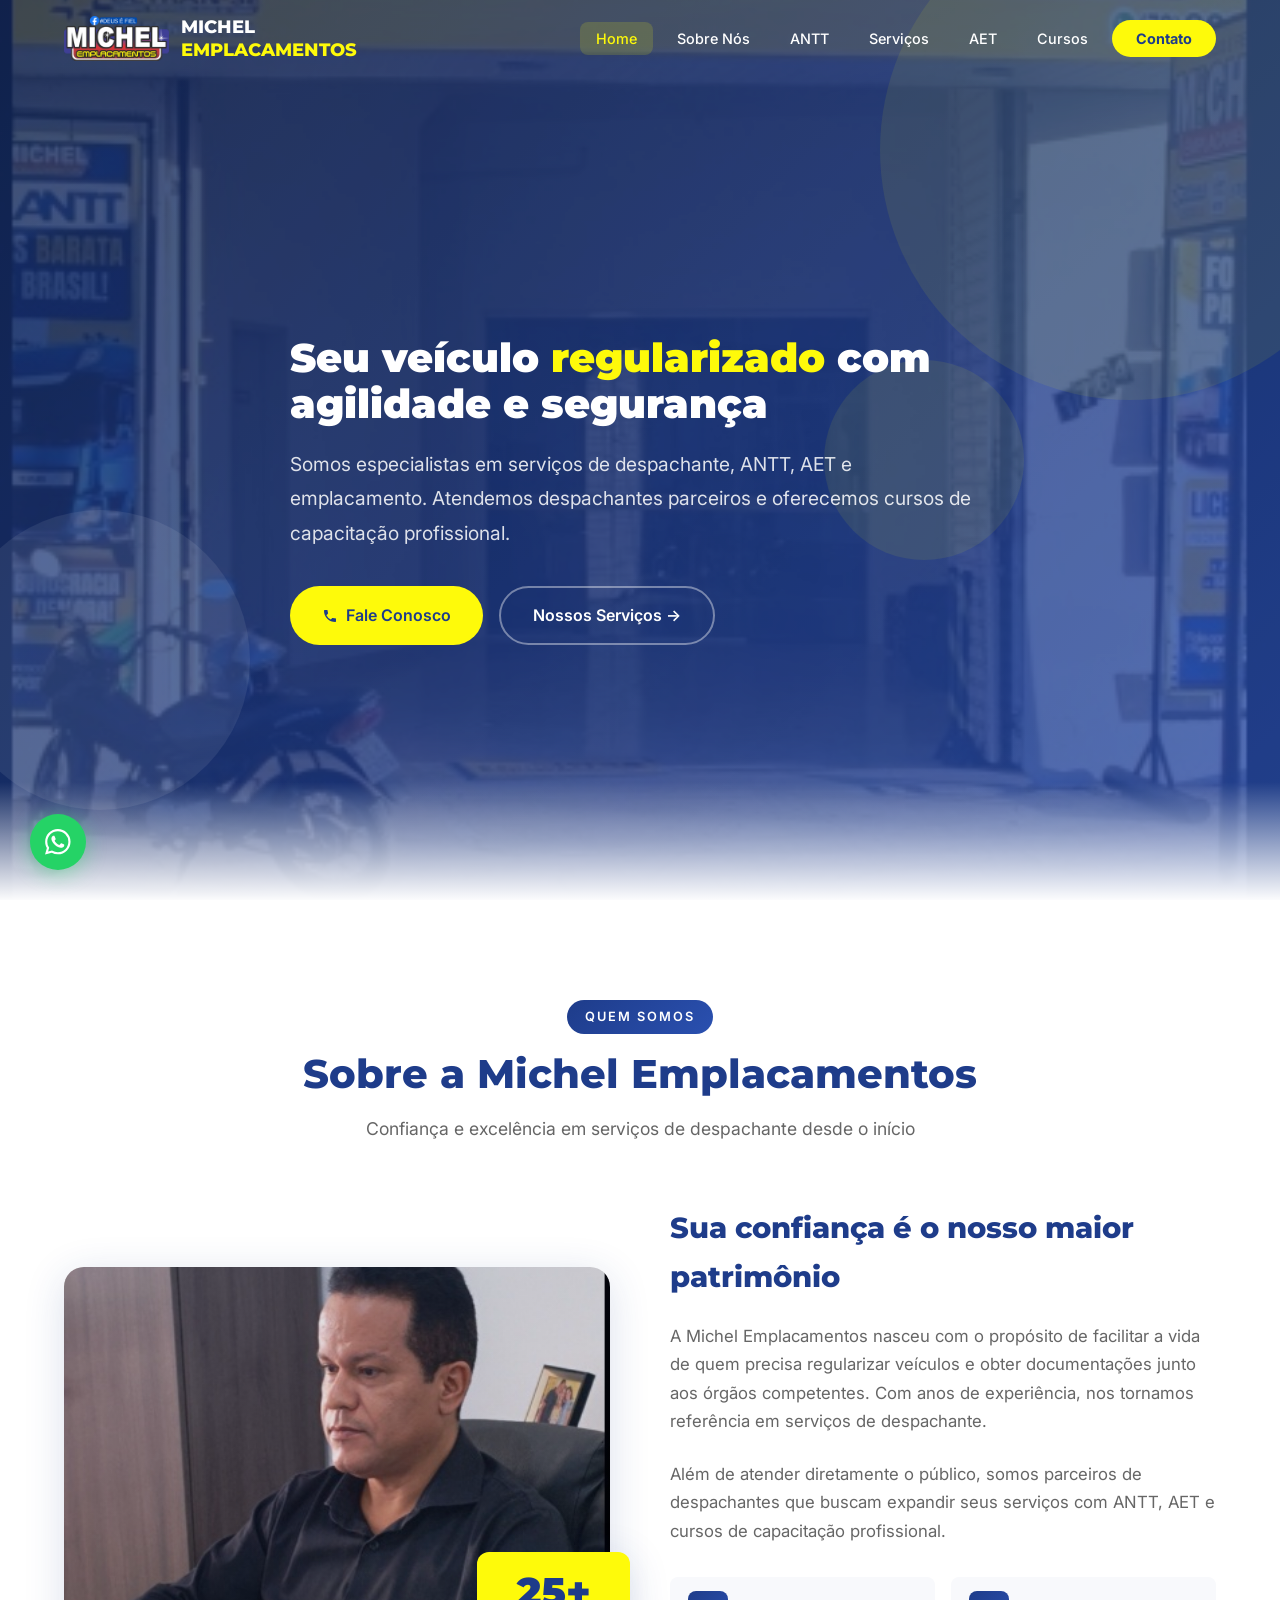
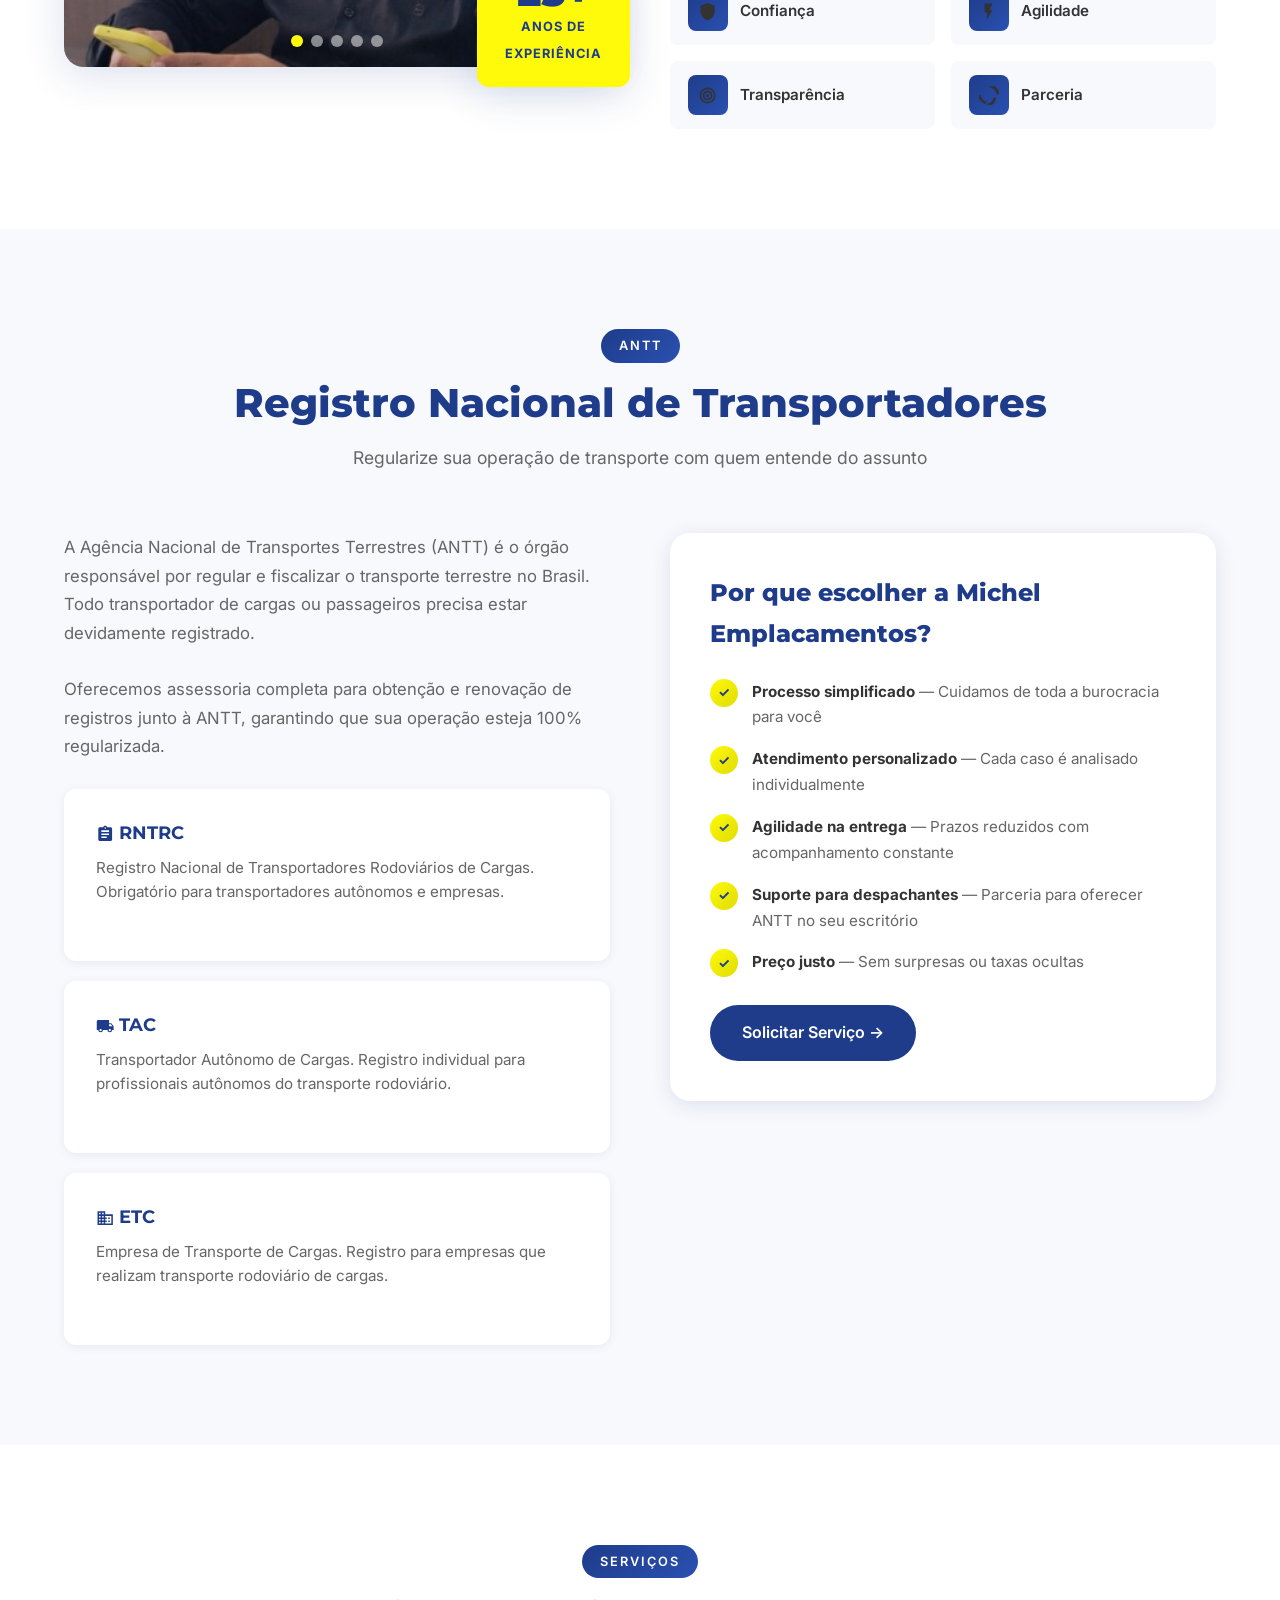
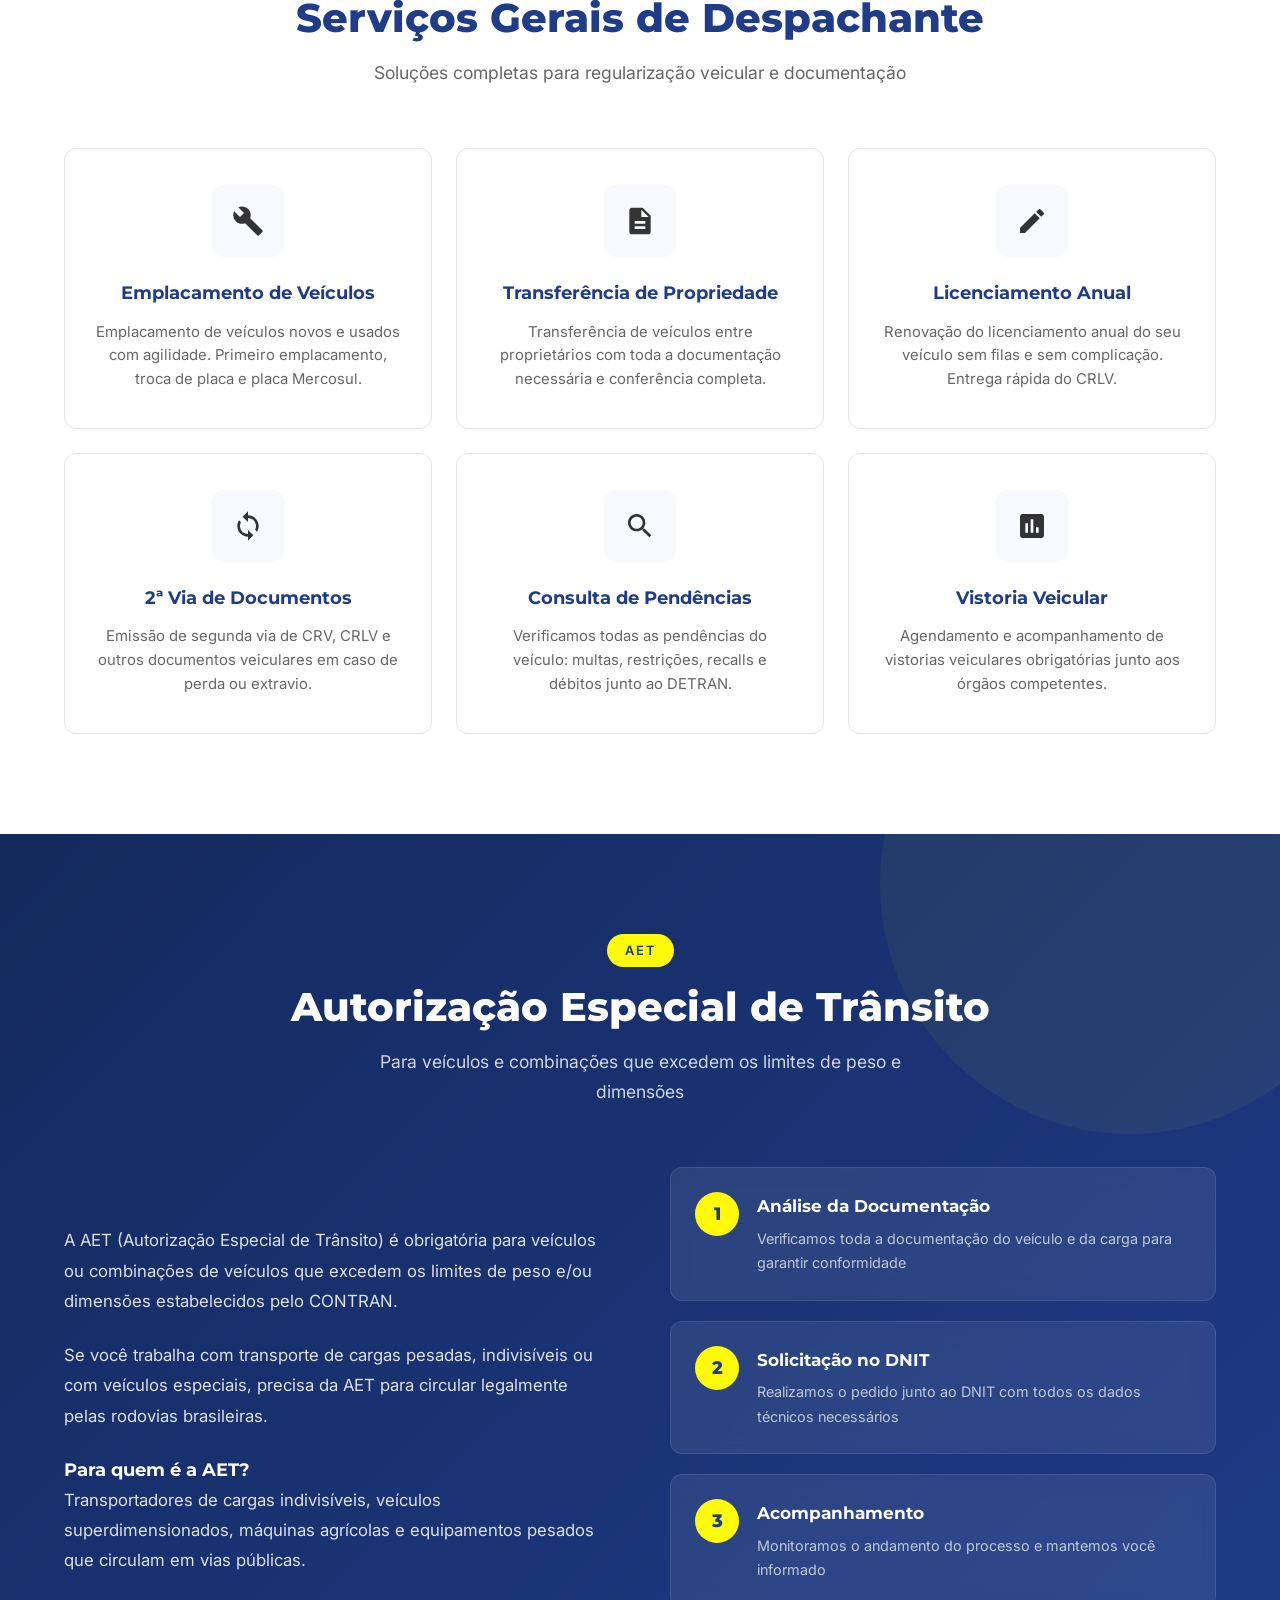
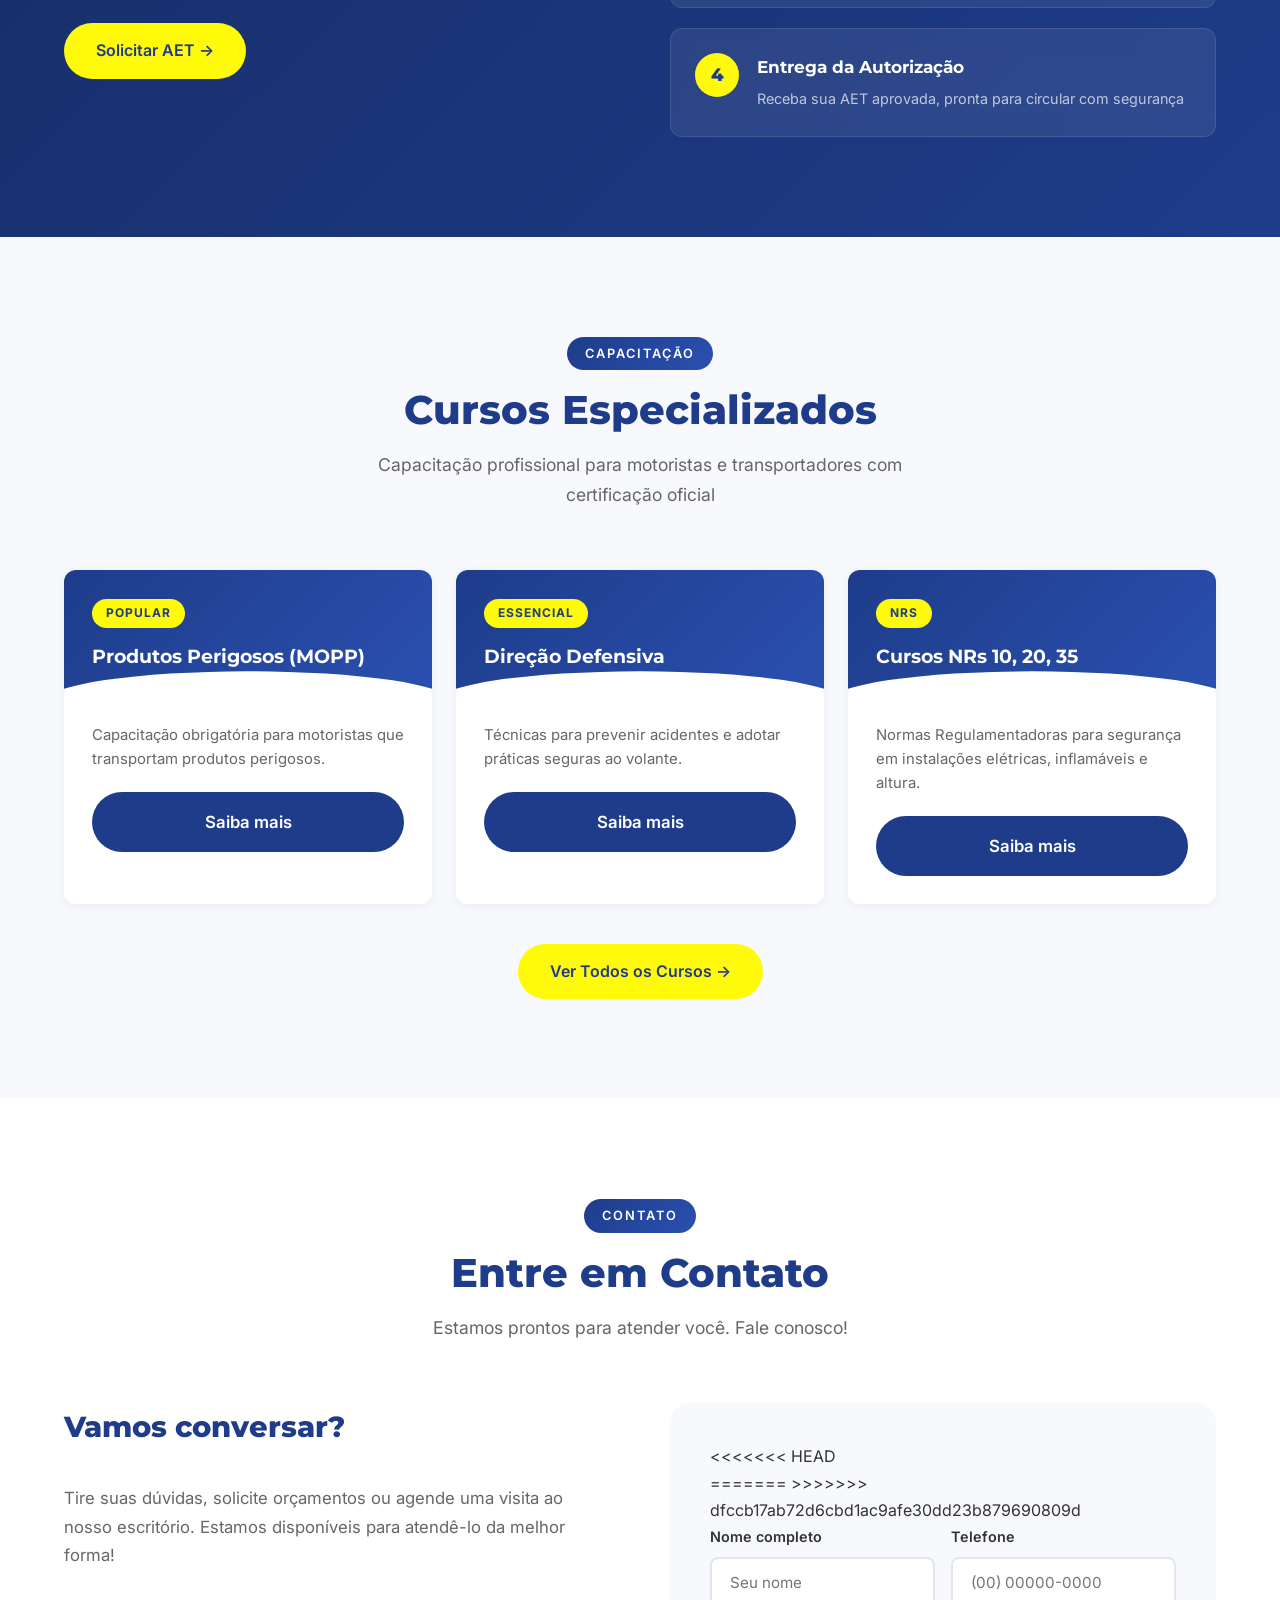
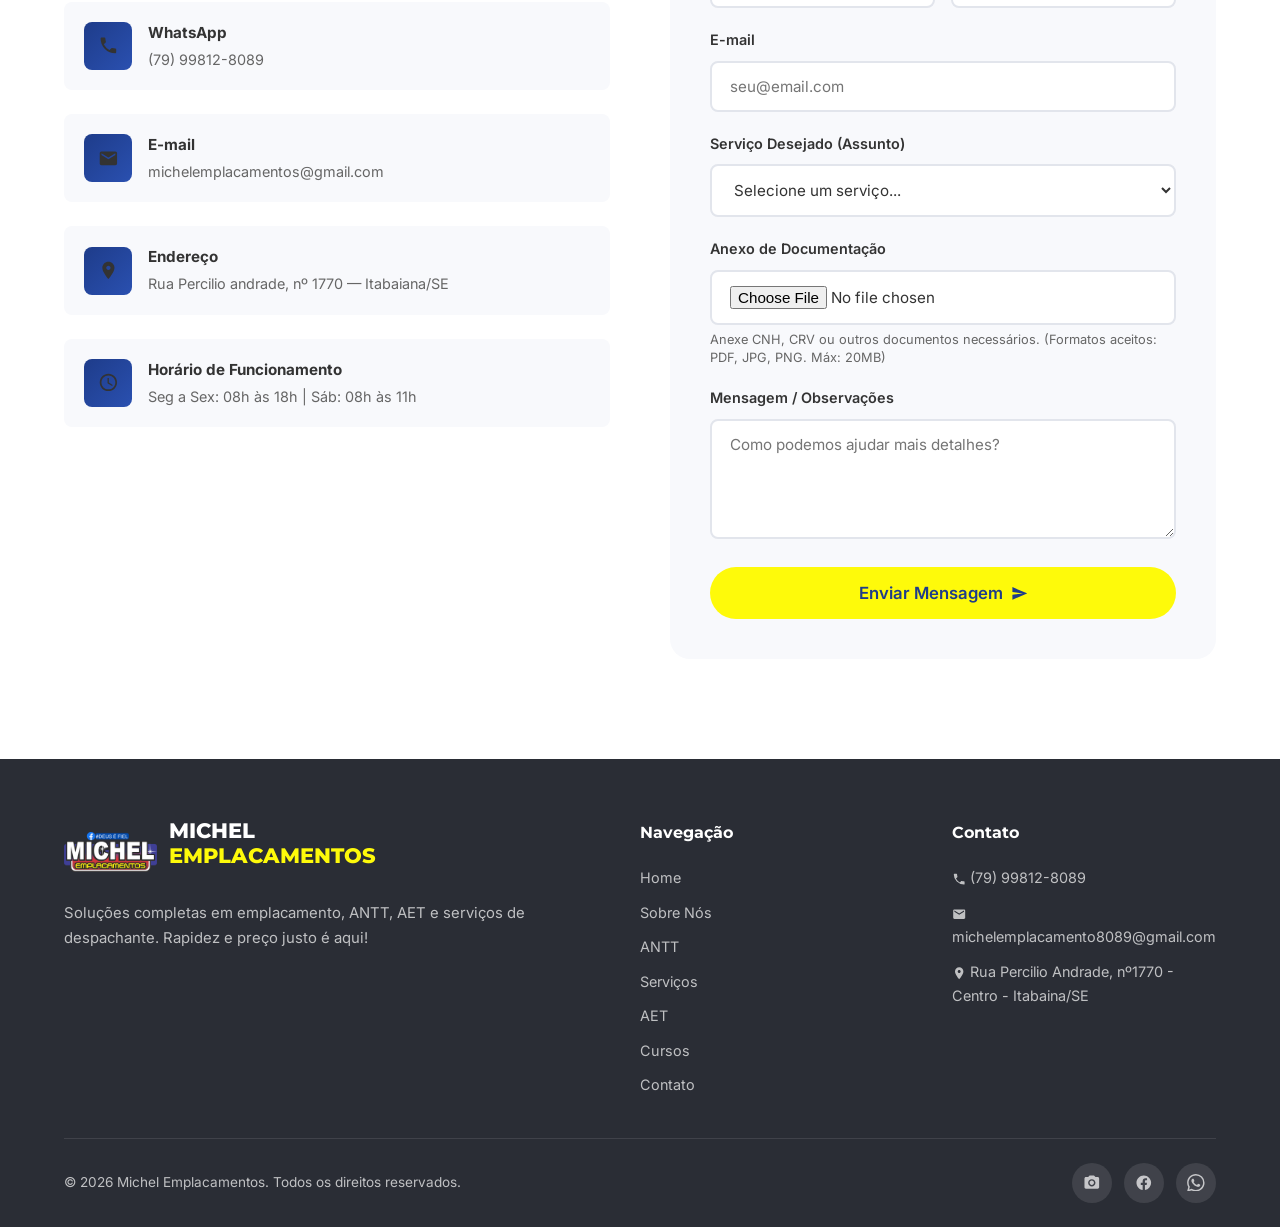
<file: index.html>
<!DOCTYPE html>
<html lang="pt-BR">

<head>
    <meta charset="UTF-8">
    <meta name="viewport" content="width=device-width, initial-scale=1.0">
    <meta name="description"
        content="Michel Emplacamentos - Soluções completas em emplacamento, ANTT, AET e serviços de despachante. Atendimento ágil e confiável.">
    <meta name="keywords"
        content="emplacamento, despachante, ANTT, AET, RNTRC, transferência de veículo, licenciamento, cursos despachante">
    <title>Michel Emplacamentos | Soluções em Emplacamento e Despachante</title>
    <link rel="stylesheet" href="styles.css">
    <link rel="icon" type="image/png" href="assets/images/logo.png">
</head>

<body>

    <!-- ========== HEADER ========== -->
    <header class="header" id="header">
        <div class="container">
            <a href="#home" class="logo">
                <img src="assets/images/logo.png" alt="Michel Emplacamentos Logo">
                <div class="logo-text">MICHEL<br><span>EMPLACAMENTOS</span></div>
            </a>

            <nav>
                <ul class="nav-menu" id="navMenu">
                    <li><a href="#home" class="nav-link active">Home</a></li>
                    <li><a href="#sobre" class="nav-link">Sobre Nós</a></li>
                    <li><a href="#antt" class="nav-link">ANTT</a></li>
                    <li><a href="#servicos" class="nav-link">Serviços</a></li>
                    <li><a href="#aet" class="nav-link">AET</a></li>
                    <li><a href="cursos.html" class="nav-link">Cursos</a></li>
                    <li><a href="#contato" class="nav-link nav-cta">Contato</a></li>
                </ul>
            </nav>

            <div class="menu-toggle" id="menuToggle">
                <span></span>
                <span></span>
                <span></span>
            </div>
        </div>
    </header>

    <!-- ========== HERO ========== -->
    <section class="hero" id="home">
        <div class="hero-shapes">
            <div class="hero-shape"></div>
            <div class="hero-shape"></div>
            <div class="hero-shape"></div>
        </div>

        <div class="container">
            <div class="hero-content">

                <h1>Seu veículo <span class="highlight">regularizado</span> com agilidade e segurança</h1>

                <p>Somos especialistas em serviços de despachante, ANTT, AET e emplacamento.
                    Atendemos despachantes parceiros e oferecemos cursos de capacitação profissional.</p>

                <div class="hero-buttons">
                    <a href="#contato" class="btn btn-primary">
                        <svg viewBox="0 0 24 24" width="1em" height="1em"
                            style="fill: currentColor; vertical-align: middle;">
                            <path
                                d="M6.62 10.79a15.05 15.05 0 006.59 6.59l2.2-2.2a1 1 0 011.01-.24c1.12.37 2.33.57 3.58.57a1 1 0 011 1V20a1 1 0 01-1 1A17 17 0 013 4a1 1 0 011-1h3.5a1 1 0 011 1c0 1.25.2 2.46.57 3.58a1 1 0 01-.24 1.01l-2.21 2.2z" />
                        </svg> Fale Conosco
                    </a>
                    <a href="#servicos" class="btn btn-outline">
                        Nossos Serviços →
                    </a>
                </div>
            </div>
        </div>
    </section>

    <!-- ========== SOBRE NÓS ========== -->
    <section class="about" id="sobre">
        <div class="container">
            <div class="section-header reveal">
                <span class="section-tag">Quem Somos</span>
                <h2 class="section-title">Sobre a Michel Emplacamentos</h2>
                <p class="section-subtitle">Confiança e excelência em serviços de despachante desde o início</p>
            </div>

            <div class="about-grid">
                <div class="about-image reveal-left">
                    <div class="about-image-wrapper" id="companySlider">
                        <div class="slider-track" id="sliderTrack">
                            <img src="assets/images/foto-michel.jpg"
                                alt="Michel - Proprietário da Michel Emplacamentos">
                            <img src="assets/images/foto-equipe.jpg" alt="Nossa Equipe">
                            <img src="assets/images/foto-fachada.jpg" alt="Nossa Fachada">
                            <img src="assets/images/foto-sistema.jpg" alt="Nosso Sistema">
                            <img src="assets/images/foto-emplacamento.jpg" alt="Serviço de Emplacamento">
                        </div>
                        <div class="slider-dots" id="sliderDots"></div>
                    </div>
                    <div class="about-experience-badge">
                        <span class="number">25+</span>
                        <span class="text">Anos de<br>Experiência</span>
                    </div>
                </div>

                <div class="about-text reveal-right">
                    <h3>Sua confiança é o nosso maior patrimônio</h3>
                    <p>A Michel Emplacamentos nasceu com o propósito de facilitar a vida de quem precisa regularizar
                        veículos e obter documentações junto aos órgãos competentes.
                        Com anos de experiência, nos tornamos referência em serviços de despachante.</p>
                    <p>Além de atender diretamente o público, somos parceiros de despachantes que buscam
                        expandir seus serviços com ANTT, AET e cursos de capacitação profissional.</p>

                    <div class="about-values">
                        <div class="value-item">
                            <div class="value-icon"><svg viewBox="0 0 24 24" width="1em" height="1em"
                                    style="fill: currentColor; vertical-align: middle;">
                                    <path d="M12 1L3 5v6c0 5.55 3.84 10.74 9 12 5.16-1.26 9-6.45 9-12V5l-9-4z" />
                                </svg></div>
                            <span>Confiança</span>
                        </div>
                        <div class="value-item">
                            <div class="value-icon"><svg viewBox="0 0 24 24" width="1em" height="1em"
                                    style="fill: currentColor; vertical-align: middle;">
                                    <path d="M7 2v11h3v9l7-12h-4l4-8z" />
                                </svg></div>
                            <span>Agilidade</span>
                        </div>
                        <div class="value-item">
                            <div class="value-icon"><svg viewBox="0 0 24 24" width="1em" height="1em"
                                    style="fill: currentColor; vertical-align: middle;">
                                    <path
                                        d="M12 2C6.48 2 2 6.48 2 12s4.48 10 10 10 10-4.48 10-10S17.52 2 12 2zm0 18c-4.41 0-8-3.59-8-8s3.59-8 8-8 8 3.59 8 8-3.59 8-8 8zm0-14c-3.31 0-6 2.69-6 6s2.69 6 6 6 6-2.69 6-6-2.69-6-6-6zm0 10c-2.21 0-4-1.79-4-4s1.79-4 4-4 4 1.79 4 4-1.79 4-4 4zm0-6c-1.1 0-2 .9-2 2s.9 2 2 2 2-.9 2-2-.9-2-2-2z" />
                                </svg></div>
                            <span>Transparência</span>
                        </div>
                        <div class="value-item">
                            <div class="value-icon"><svg viewBox="0 0 24 24" width="1em" height="1em"
                                    style="fill: currentColor; vertical-align: middle;">
                                    <path
                                        d="M11 23.59v-3.6c-4.72-.44-8.58-4.29-9.02-9.01H-1.6c.45 6.47 5.54 11.55 12.01 12.01v4.2zm2-22.18c4.72.44 8.58 4.29 9.02 9.01h3.58c-.45-6.47-5.54-11.55-12.01-12.01v-4.2zm-2 22.18V24l-3-3 3-3v3.6c3.62-.43 6.59-3.4 7.02-7.01h3.6c-.47 5.66-5.06 10.23-10.62 10.62z" />
                                </svg></div>
                            <span>Parceria</span>
                        </div>
                    </div>
                </div>
            </div>
        </div>
    </section>

    <!-- ========== ANTT ========== -->
    <section class="antt" id="antt">
        <div class="container">
            <div class="section-header reveal">
                <span class="section-tag">ANTT</span>
                <h2 class="section-title">Registro Nacional de Transportadores</h2>
                <p class="section-subtitle">Regularize sua operação de transporte com quem entende do assunto</p>
            </div>

            <div class="antt-content">
                <div class="antt-info reveal-left">
                    <p>A Agência Nacional de Transportes Terrestres (ANTT) é o órgão responsável por
                        regular e fiscalizar o transporte terrestre no Brasil. Todo transportador de cargas
                        ou passageiros precisa estar devidamente registrado.</p>
                    <p>Oferecemos assessoria completa para obtenção e renovação de registros junto à ANTT,
                        garantindo que sua operação esteja 100% regularizada.</p>

                    <div class="antt-cards">
                        <div class="antt-card">
                            <h4><svg viewBox="0 0 24 24" width="1em" height="1em"
                                    style="fill: currentColor; vertical-align: middle;">
                                    <path
                                        d="M19 3h-4.18C14.4 1.84 13.3 1 12 1c-1.3 0-2.4.84-2.82 2H5c-1.1 0-2 .9-2 2v14c0 1.1.9 2 2 2h14c1.1 0 2-.9 2-2V5c0-1.1-.9-2-2-2zm-7 0c.55 0 1 .45 1 1s-.45 1-1 1-1-.45-1-1 .45-1 1-1zm2 14H7v-2h7v2zm3-4H7v-2h10v2zm0-4H7V7h10v2z" />
                                </svg> RNTRC</h4>
                            <p>Registro Nacional de Transportadores Rodoviários de Cargas.
                                Obrigatório para transportadores autônomos e empresas.</p>
                        </div>
                        <div class="antt-card">
                            <h4><svg viewBox="0 0 24 24" width="1em" height="1em"
                                    style="fill: currentColor; vertical-align: middle;">
                                    <path
                                        d="M20 8h-3V4H3c-1.1 0-2 .9-2 2v11h2c0 1.66 1.34 3 3 3s3-1.34 3-3h6c0 1.66 1.34 3 3 3s3-1.34 3-3h2v-5l-3-4zM6 18.5c-.83 0-1.5-.67-1.5-1.5s.67-1.5 1.5-1.5 1.5.67 1.5 1.5-.67 1.5-1.5 1.5zm13.5-9l1.96 2.5H17V9.5h2.5zm-1.5 9c-.83 0-1.5-.67-1.5-1.5s.67-1.5 1.5-1.5 1.5.67 1.5 1.5-.67 1.5-1.5 1.5z" />
                                </svg> TAC</h4>
                            <p>Transportador Autônomo de Cargas. Registro individual para
                                profissionais autônomos do transporte rodoviário.</p>
                        </div>
                        <div class="antt-card">
                            <h4><svg viewBox="0 0 24 24" width="1em" height="1em"
                                    style="fill: currentColor; vertical-align: middle;">
                                    <path
                                        d="M12 7V3H2v18h20V7H12zM6 19H4v-2h2v2zm0-4H4v-2h2v2zm0-4H4V9h2v2zm0-4H4V5h2v2zm4 12H8v-2h2v2zm0-4H8v-2h2v2zm0-4H8V9h2v2zm0-4H8V5h2v2zm10 12h-8v-2h2v-2h-2v-2h2v-2h-2V9h8v10zm-2-8h-2v2h2v-2zm0 4h-2v2h2v-2z" />
                                </svg> ETC</h4>
                            <p>Empresa de Transporte de Cargas. Registro para empresas que
                                realizam transporte rodoviário de cargas.</p>
                        </div>
                    </div>
                </div>

                <div class="antt-benefits reveal-right">
                    <h3>Por que escolher a Michel Emplacamentos?</h3>
                    <div class="benefit-list">
                        <div class="benefit-item">
                            <div class="benefit-check">✓</div>
                            <p><strong>Processo simplificado</strong> — Cuidamos de toda a burocracia para você</p>
                        </div>
                        <div class="benefit-item">
                            <div class="benefit-check">✓</div>
                            <p><strong>Atendimento personalizado</strong> — Cada caso é analisado individualmente</p>
                        </div>
                        <div class="benefit-item">
                            <div class="benefit-check">✓</div>
                            <p><strong>Agilidade na entrega</strong> — Prazos reduzidos com acompanhamento constante</p>
                        </div>
                        <div class="benefit-item">
                            <div class="benefit-check">✓</div>
                            <p><strong>Suporte para despachantes</strong> — Parceria para oferecer ANTT no seu
                                escritório</p>
                        </div>
                        <div class="benefit-item">
                            <div class="benefit-check">✓</div>
                            <p><strong>Preço justo</strong> — Sem surpresas ou taxas ocultas</p>
                        </div>
                    </div>

                    <a href="antt.html" class="btn btn-secondary" style="margin-top: 28px;">
                        Solicitar Serviço →
                    </a>
                </div>
            </div>
        </div>
    </section>

    <!-- ========== SERVIÇOS GERAIS ========== -->
    <section class="services" id="servicos">
        <div class="container">
            <div class="section-header reveal">
                <span class="section-tag">Serviços</span>
                <h2 class="section-title">Serviços Gerais de Despachante</h2>
                <p class="section-subtitle">Soluções completas para regularização veicular e documentação</p>
            </div>

            <div class="services-grid">
                <div class="service-card reveal">
                    <div class="service-icon"><svg viewBox="0 0 24 24" width="1em" height="1em"
                            style="fill: currentColor; vertical-align: middle;">
                            <path
                                d="M22.7 19l-9.1-9.1c.9-2.3.4-5-1.5-6.9-2-2-5-2.4-7.4-1.3L9 6 6 9 1.6 4.7C.4 7.1.9 10.1 2.9 12.1c1.9 1.9 4.6 2.4 6.9 1.5l9.1 9.1c.4.4 1 .4 1.4 0l2.3-2.3c.5-.4.5-1.1.1-1.4z" />
                        </svg></div>
                    <h4>Emplacamento de Veículos</h4>
                    <p>Emplacamento de veículos novos e usados com agilidade.
                        Primeiro emplacamento, troca de placa e placa Mercosul.</p>
                </div>

                <div class="service-card reveal">
                    <div class="service-icon"><svg viewBox="0 0 24 24" width="1em" height="1em"
                            style="fill: currentColor; vertical-align: middle;">
                            <path
                                d="M14 2H6c-1.1 0-1.99.9-1.99 2L4 20c0 1.1.89 2 1.99 2H18c1.1 0 2-.9 2-2V8l-6-6zm2 16H8v-2h8v2zm0-4H8v-2h8v2zm-3-5V3.5L18.5 9H13z" />
                        </svg></div>
                    <h4>Transferência de Propriedade</h4>
                    <p>Transferência de veículos entre proprietários com toda a
                        documentação necessária e conferência completa.</p>
                </div>

                <div class="service-card reveal">
                    <div class="service-icon"><svg viewBox="0 0 24 24" width="1em" height="1em"
                            style="fill: currentColor; vertical-align: middle;">
                            <path
                                d="M3 17.25V21h3.75L17.81 9.94l-3.75-3.75L3 17.25zM20.71 7.04c.39-.39.39-1.02 0-1.41l-2.34-2.34c-.39-.39-1.02-.39-1.41 0l-1.83 1.83 3.75 3.75 1.83-1.83z" />
                        </svg></div>
                    <h4>Licenciamento Anual</h4>
                    <p>Renovação do licenciamento anual do seu veículo sem filas
                        e sem complicação. Entrega rápida do CRLV.</p>
                </div>

                <div class="service-card reveal">
                    <div class="service-icon"><svg viewBox="0 0 24 24" width="1em" height="1em"
                            style="fill: currentColor; vertical-align: middle;">
                            <path
                                d="M12 4V1L8 5l4 4V6c3.31 0 6 2.69 6 6 0 1.01-.25 1.97-.7 2.8l1.46 1.46C19.54 15.03 20 13.57 20 12c0-4.42-3.58-8-8-8zm0 14c-3.31 0-6-2.69-6-6 0-1.01.25-1.97.7-2.8L5.24 7.74C4.46 8.97 4 10.43 4 12c0 4.42 3.58 8 8 8v3l4-4-4-4v3z" />
                        </svg></div>
                    <h4>2ª Via de Documentos</h4>
                    <p>Emissão de segunda via de CRV, CRLV e outros documentos
                        veiculares em caso de perda ou extravio.</p>
                </div>

                <div class="service-card reveal">
                    <div class="service-icon"><svg viewBox="0 0 24 24" width="1em" height="1em"
                            style="fill: currentColor; vertical-align: middle;">
                            <path
                                d="M15.5 14h-.79l-.28-.27C15.41 12.59 16 11.11 16 9.5 16 5.91 13.09 3 9.5 3S3 5.91 3 9.5 5.91 16 9.5 16c1.61 0 3.09-.59 4.23-1.57l.27.28v.79l5 4.99L20.49 19l-4.99-5zm-6 0C7.01 14 5 11.99 5 9.5S7.01 5 9.5 5 14 7.01 14 9.5 11.99 14 9.5 14z" />
                        </svg></div>
                    <h4>Consulta de Pendências</h4>
                    <p>Verificamos todas as pendências do veículo: multas,
                        restrições, recalls e débitos junto ao DETRAN.</p>
                </div>

                <div class="service-card reveal">
                    <div class="service-icon"><svg viewBox="0 0 24 24" width="1em" height="1em"
                            style="fill: currentColor; vertical-align: middle;">
                            <path
                                d="M19 3H5c-1.1 0-2 .9-2 2v14c0 1.1.9 2 2 2h14c1.1 0 2-.9 2-2V5c0-1.1-.9-2-2-2zM9 17H7v-7h2v7zm4 0h-2V7h2v10zm4 0h-2v-4h2v4z" />
                        </svg></div>
                    <h4>Vistoria Veicular</h4>
                    <p>Agendamento e acompanhamento de vistorias veiculares
                        obrigatórias junto aos órgãos competentes.</p>
                </div>
            </div>
        </div>
    </section>

    <!-- ========== AET ========== -->
    <section class="aet" id="aet">
        <div class="container">
            <div class="section-header reveal">
                <span class="section-tag"
                    style="background: var(--color-accent); color: var(--color-primary);">AET</span>
                <h2 class="section-title">Autorização Especial de Trânsito</h2>
                <p class="section-subtitle">Para veículos e combinações que excedem os limites de peso e dimensões</p>
            </div>

            <div class="aet-grid">
                <div class="aet-text reveal-left">
                    <p>A AET (Autorização Especial de Trânsito) é obrigatória para veículos ou combinações
                        de veículos que excedem os limites de peso e/ou dimensões estabelecidos pelo CONTRAN.</p>
                    <p>Se você trabalha com transporte de cargas pesadas, indivisíveis ou com veículos
                        especiais, precisa da AET para circular legalmente pelas rodovias brasileiras.</p>

                    <h4 style="margin-top: 24px; font-family: var(--font-heading); font-size: 1.1rem;">
                        Para quem é a AET?
                    </h4>
                    <p>Transportadores de cargas indivisíveis, veículos superdimensionados, máquinas agrícolas
                        e equipamentos pesados que circulam em vias públicas.</p>

                    <a href="#contato" class="btn btn-primary" style="margin-top: 24px;">
                        Solicitar AET →
                    </a>
                </div>

                <div class="aet-steps reveal-right">
                    <div class="aet-step">
                        <div class="step-number">1</div>
                        <div>
                            <h4>Análise da Documentação</h4>
                            <p>Verificamos toda a documentação do veículo e da carga para garantir conformidade</p>
                        </div>
                    </div>
                    <div class="aet-step">
                        <div class="step-number">2</div>
                        <div>
                            <h4>Solicitação no DNIT</h4>
                            <p>Realizamos o pedido junto ao DNIT com todos os dados técnicos necessários</p>
                        </div>
                    </div>
                    <div class="aet-step">
                        <div class="step-number">3</div>
                        <div>
                            <h4>Acompanhamento</h4>
                            <p>Monitoramos o andamento do processo e mantemos você informado</p>
                        </div>
                    </div>
                    <div class="aet-step">
                        <div class="step-number">4</div>
                        <div>
                            <h4>Entrega da Autorização</h4>
                            <p>Receba sua AET aprovada, pronta para circular com segurança</p>
                        </div>
                    </div>
                </div>
            </div>
        </div>
    </section>

    <!-- ========== CURSOS (TEASER) ========== -->
    <section class="courses" id="cursos">
        <div class="container">
            <div class="section-header reveal">
                <span class="section-tag">Capacitação</span>
                <h2 class="section-title">Cursos Especializados</h2>
                <p class="section-subtitle">Capacitação profissional para motoristas e transportadores com certificação
                    oficial</p>
            </div>

            <div class="courses-grid">
                <div class="course-card reveal">
                    <div class="course-header">
                        <span class="course-badge">Popular</span>
                        <h4>Produtos Perigosos (MOPP)</h4>
                    </div>
                    <div class="course-body">
                        <p>Capacitação obrigatória para motoristas que transportam produtos perigosos.</p>
                        <a href="cursos.html" class="btn btn-secondary btn-submit">Saiba mais</a>
                    </div>
                </div>

                <div class="course-card reveal">
                    <div class="course-header">
                        <span class="course-badge">Essencial</span>
                        <h4>Direção Defensiva</h4>
                    </div>
                    <div class="course-body">
                        <p>Técnicas para prevenir acidentes e adotar práticas seguras ao volante.</p>
                        <a href="cursos.html" class="btn btn-secondary btn-submit">Saiba mais</a>
                    </div>
                </div>

                <div class="course-card reveal">
                    <div class="course-header">
                        <span class="course-badge">NRs</span>
                        <h4>Cursos NRs 10, 20, 35</h4>
                    </div>
                    <div class="course-body">
                        <p>Normas Regulamentadoras para segurança em instalações elétricas, inflamáveis e altura.</p>
                        <a href="cursos.html" class="btn btn-secondary btn-submit">Saiba mais</a>
                    </div>
                </div>
            </div>

            <div style="text-align: center; margin-top: 40px;" class="reveal">
                <a href="cursos.html" class="btn btn-primary">Ver Todos os Cursos →</a>
            </div>
        </div>
    </section>

    <!-- ========== CONTATO ========== -->
    <section class="contact" id="contato">
        <div class="container">
            <div class="section-header reveal">
                <span class="section-tag">Contato</span>
                <h2 class="section-title">Entre em Contato</h2>
                <p class="section-subtitle">Estamos prontos para atender você. Fale conosco!</p>
            </div>

            <div class="contact-grid">
                <div class="contact-info reveal-left">
                    <h3>Vamos conversar?</h3>
                    <p>Tire suas dúvidas, solicite orçamentos ou agende uma visita ao nosso escritório.
                        Estamos disponíveis para atendê-lo da melhor forma!</p>

                    <div class="contact-item">
                        <div class="contact-icon"><svg viewBox="0 0 24 24" width="1em" height="1em"
                                style="fill: currentColor; vertical-align: middle;">
                                <path
                                    d="M6.62 10.79a15.05 15.05 0 006.59 6.59l2.2-2.2a1 1 0 011.01-.24c1.12.37 2.33.57 3.58.57a1 1 0 011 1V20a1 1 0 01-1 1A17 17 0 013 4a1 1 0 011-1h3.5a1 1 0 011 1c0 1.25.2 2.46.57 3.58a1 1 0 01-.24 1.01l-2.21 2.2z" />
                            </svg></div>
                        <div class="contact-item-text">
                            <h4>WhatsApp</h4>
                            <p>(79) 99812-8089</p>
                        </div>
                    </div>

                    <div class="contact-item">
                        <div class="contact-icon"><svg viewBox="0 0 24 24" width="1em" height="1em"
                                style="fill: currentColor; vertical-align: middle;">
                                <path
                                    d="M20 4H4c-1.1 0-1.99.9-1.99 2L2 18c0 1.1.9 2 2 2h16c1.1 0 2-.9 2-2V6c0-1.1-.9-2-2-2zm0 4l-8 5-8-5V6l8 5 8-5v2z" />
                            </svg></div>
                        <div class="contact-item-text">
                            <h4>E-mail</h4>
                            <p>michelemplacamentos@gmail.com</p>
                        </div>
                    </div>

                    <div class="contact-item">
                        <div class="contact-icon"><svg viewBox="0 0 24 24" width="1em" height="1em"
                                style="fill: currentColor; vertical-align: middle;">
                                <path
                                    d="M12 2C8.13 2 5 5.13 5 9c0 5.25 7 13 7 13s7-7.75 7-13c0-3.87-3.13-7-7-7zm0 9.5c-1.38 0-2.5-1.12-2.5-2.5s1.12-2.5 2.5-2.5 2.5 1.12 2.5 2.5-1.12 2.5-2.5 2.5z" />
                            </svg></div>
                        <div class="contact-item-text">
                            <h4>Endereço</h4>
                            <p>Rua Percilio andrade, nº 1770 — Itabaiana/SE</p>
                        </div>
                    </div>

                    <div class="contact-item">
                        <div class="contact-icon"><svg viewBox="0 0 24 24" width="1em" height="1em"
                                style="fill: currentColor; vertical-align: middle;">
                                <path
                                    d="M11.99 2C6.47 2 2 6.48 2 12s4.47 10 9.99 10C17.52 22 22 17.52 22 12S17.52 2 11.99 2zM12 20c-4.42 0-8-3.58-8-8s3.58-8 8-8 8 3.58 8 8-3.58 8-8 8zm.5-13H11v6l5.25 3.15.75-1.23-4.5-2.67z" />
                            </svg></div>
                        <div class="contact-item-text">
                            <h4>Horário de Funcionamento</h4>
                            <p>Seg a Sex: 08h às 18h | Sáb: 08h às 11h</p>
                        </div>
                    </div>
                </div>

                <div class="contact-form reveal-right" id="contactForm">
<<<<<<< HEAD
                    <!-- Formulário configurado para Netlify Forms -->
                    <form id="formElement" name="contato" method="POST" data-netlify="true" netlify
                        enctype="multipart/form-data">
=======
                    <form id="formElement" name="contato" action="/" method="POST" enctype="multipart/form-data"
                        data-netlify="true">
                        <!-- Identificador para o Netlify Forms -->
>>>>>>> dfccb17ab72d6cbd1ac9afe30dd23b879690809d
                        <input type="hidden" name="form-name" value="contato">

                        <div class="form-row">
                            <div class="form-group">
                                <label for="name">Nome completo</label>
                                <input type="text" id="name" name="name" placeholder="Seu nome" required>
                            </div>
                            <div class="form-group">
                                <label for="phone">Telefone</label>
                                <input type="tel" id="phone" name="phone" placeholder="(00) 00000-0000" required>
                            </div>
                        </div>

                        <div class="form-group">
                            <label for="email">E-mail</label>
                            <input type="email" id="email" name="email" placeholder="seu@email.com" required>
                        </div>

                        <div class="form-group">
                            <label for="servico">Serviço Desejado (Assunto)</label>
                            <select id="servico" name="_subject" required>
                                <option value="" disabled selected>Selecione um serviço...</option>
                                <option value="Emplacamento de Veículos">Emplacamento de Veículos</option>
                                <option value="Transferência de Propriedade">Transferência de Propriedade
                                </option>
                                <option value="Licenciamento Anual">Licenciamento Anual</option>
                                <option value="Assessoria ANTT (RNTRC, TAC, ETC)">Assessoria ANTT (RNTRC, TAC,
                                    ETC)</option>
                                <option value="Autorização Especial de Trânsito (AET)">Autorização Especial de
                                    Trânsito (AET)</option>
                                <option value="Cursos Profissionalizantes">Cursos Profissionalizantes</option>
                                <option value="Contato: Outros / Dúvidas">Outros Serviços / Dúvidas</option>
                            </select>
                        </div>

                        <div class="form-group">
                            <label for="documento">Anexo de Documentação</label>
                            <input type="file" id="documento" name="documento" accept=".pdf, .jpg, .png, .jpeg">
                            <small
                                style="color: var(--color-text-light); font-size: 0.8rem; margin-top: 6px; display: block; line-height: 1.4;">Anexe
                                CNH, CRV ou outros documentos necessários. (Formatos aceitos: PDF, JPG, PNG. Máx:
                                20MB)</small>
                        </div>

                        <div class="form-group">
                            <label for="message">Mensagem / Observações</label>
                            <textarea id="message" name="message" placeholder="Como podemos ajudar mais detalhes?"
                                required></textarea>
                        </div>

                        <button type="submit" class="btn btn-primary btn-submit">
                            Enviar Mensagem <svg viewBox="0 0 24 24" width="1em" height="1em"
                                style="fill: currentColor; vertical-align: middle;">
                                <path d="M2.01 21L23 12 2.01 3 2 10l15 2-15 2z" />
                            </svg>
                        </button>
                    </form>

                    <div class="form-success" id="formSuccess">
                        <div class="success-icon"><svg viewBox="0 0 24 24" width="1em" height="1em"
                                style="fill: #4caf50; vertical-align: middle;">
                                <path
                                    d="M12 2C6.48 2 2 6.48 2 12s4.48 10 10 10 10-4.48 10-10S17.52 2 12 2zm-2 15l-5-5 1.41-1.41L10 14.17l7.59-7.59L19 8l-9 9z" />
                            </svg></div>
                        <h3>Mensagem Enviada!</h3>
                        <p>Obrigado pelo contato. Retornaremos em breve!</p>
                    </div>
                </div>
            </div>
        </div>
    </section>

    <!-- ========== FOOTER ========== -->
    <footer class="footer">
        <div class="container">
            <div class="footer-grid">
                <div class="footer-brand">
                    <div class="logo">
                        <img src="assets/images/logo.png" alt="Michel Emplacamentos" style="height: 40px;">
                        <div class="logo-text">MICHEL<br><span>EMPLACAMENTOS</span></div>
                    </div>
                    <p>Soluções completas em emplacamento, ANTT, AET e serviços de despachante.
                        Rapidez e preço justo é aqui!</p>
                </div>

                <div class="footer-nav">
                    <h4>Navegação</h4>
                    <div class="footer-links">
                        <a href="#home">Home</a>
                        <a href="#sobre">Sobre Nós</a>
                        <a href="#antt">ANTT</a>
                        <a href="#servicos">Serviços</a>
                        <a href="#aet">AET</a>
                        <a href="cursos.html">Cursos</a>
                        <a href="#contato">Contato</a>
                    </div>
                </div>

                <div class="footer-contact">
                    <h4>Contato</h4>
                    <div class="footer-links">
                        <a href="#"><svg viewBox="0 0 24 24" width="1em" height="1em"
                                style="fill: currentColor; vertical-align: middle;">
                                <path
                                    d="M6.62 10.79a15.05 15.05 0 006.59 6.59l2.2-2.2a1 1 0 011.01-.24c1.12.37 2.33.57 3.58.57a1 1 0 011 1V20a1 1 0 01-1 1A17 17 0 013 4a1 1 0 011-1h3.5a1 1 0 011 1c0 1.25.2 2.46.57 3.58a1 1 0 01-.24 1.01l-2.21 2.2z" />
                            </svg> (79) 99812-8089</a>
                        <a href="#"><svg viewBox="0 0 24 24" width="1em" height="1em"
                                style="fill: currentColor; vertical-align: middle;">
                                <path
                                    d="M20 4H4c-1.1 0-1.99.9-1.99 2L2 18c0 1.1.9 2 2 2h16c1.1 0 2-.9 2-2V6c0-1.1-.9-2-2-2zm0 4l-8 5-8-5V6l8 5 8-5v2z" />
                            </svg> michelemplacamento8089@gmail.com</a>
                        <a href="#"><svg viewBox="0 0 24 24" width="1em" height="1em"
                                style="fill: currentColor; vertical-align: middle;">
                                <path
                                    d="M12 2C8.13 2 5 5.13 5 9c0 5.25 7 13 7 13s7-7.75 7-13c0-3.87-3.13-7-7-7zm0 9.5c-1.38 0-2.5-1.12-2.5-2.5s1.12-2.5 2.5-2.5 2.5 1.12 2.5 2.5-1.12 2.5-2.5 2.5z" />
                            </svg> Rua Percilio Andrade, nº1770 - Centro - Itabaina/SE </a>
                    </div>
                </div>
            </div>

            <div class="footer-bottom">
                <p>&copy; 2026 Michel Emplacamentos. Todos os direitos reservados.</p>
                <div class="footer-social">
                    <a href="#" class="social-link" title="Instagram"><svg viewBox="0 0 24 24" width="1em" height="1em"
                            style="fill: currentColor; vertical-align: middle;">
                            <path
                                d="M4 4h3l2-2h6l2 2h3c1.1 0 2 .9 2 2v12c0 1.1-.9 2-2 2H4c-1.1 0-2-.9-2-2V6c0-1.1.9-2 2-2zm8 3c-2.76 0-5 2.24-5 5s2.24 5 5 5 5-2.24 5-5-2.24-5-5-5zm0 8c-1.65 0-3-1.35-3-3s1.35-3 3-3 3 1.35 3 3-1.35 3-3 3z" />
                        </svg></a>
                    <a href="#" class="social-link" title="Facebook"><svg viewBox="0 0 24 24" width="1em" height="1em"
                            style="fill: currentColor; vertical-align: middle;">
                            <path
                                d="M12 2.04C6.5 2.04 2 6.53 2 12.06C2 17.06 5.66 21.21 10.44 21.96V14.96H7.9V12.06H10.44V9.85C10.44 7.34 11.93 5.96 14.22 5.96C15.31 5.96 16.45 6.15 16.45 6.15V8.62H15.19C13.95 8.62 13.56 9.39 13.56 10.18V12.06H16.34L15.89 14.96H13.56V21.96A10 10 0 0 0 22 12.06C22 6.53 17.5 2.04 12 2.04Z" />
                        </svg></a>
                    <a href="#" class="social-link" title="WhatsApp"><svg viewBox="0 0 24 24" width="1em" height="1em"
                            style="fill: currentColor; vertical-align: middle;">
                            <path
                                d="M17.472 14.382c-.297-.149-1.758-.867-2.03-.967-.273-.099-.471-.148-.67.15-.197.297-.767.966-.94 1.164-.173.199-.347.223-.644.075-.297-.15-1.255-.463-2.39-1.475-.888-.788-1.487-1.761-1.66-2.059-.173-.297-.018-.458.13-.606.134-.133.298-.347.446-.52.149-.174.198-.298.298-.497.099-.198.05-.371-.025-.52-.075-.149-.669-1.612-.916-2.207-.242-.579-.487-.5-.669-.51a12.8 12.8 0 0 0-.57-.01c-.198 0-.52.074-.792.372-.272.297-1.04 1.016-1.04 2.479 0 1.462 1.065 2.875 1.213 3.074.149.198 2.096 3.2 5.077 4.487.709.306 1.262.489 1.694.625.712.227 1.36.195 1.871.118.571-.085 1.758-.719 2.006-1.413.248-.694.248-1.289.173-1.413-.074-.124-.272-.198-.57-.347m-5.421 7.403h-.004a9.87 9.87 0 0 1-5.031-1.378l-.361-.214-3.741.982.998-3.648-.235-.374a9.86 9.86 0 0 1-1.51-5.26c.001-5.45 4.436-9.884 9.888-9.884 2.64 0 5.122 1.03 6.988 2.898a9.825 9.825 0 0 1 2.893 6.994c-.003 5.45-4.437 9.884-9.885 9.884m8.413-18.297A11.815 11.815 0 0 0 12.05 0C5.495 0 .16 5.335.157 11.892c0 2.096.547 4.142 1.588 5.945L.057 24l6.305-1.654a11.882 11.882 0 0 0 5.683 1.448h.005c6.554 0 11.89-5.335 11.893-11.893a11.821 11.821 0 0 0-3.48-8.413Z" />
                        </svg></a>
                </div>
            </div>
        </div>
    </footer>

    <!-- ========== FLOATING ELEMENTS ========== -->
    <a href="#" class="whatsapp-float" id="whatsappFloat" title="Fale pelo WhatsApp" target="_blank" rel="noopener">
        <svg viewBox="0 0 24 24" width="1em" height="1em" style="fill: currentColor; vertical-align: middle;">
            <path
                d="M17.472 14.382c-.297-.149-1.758-.867-2.03-.967-.273-.099-.471-.148-.67.15-.197.297-.767.966-.94 1.164-.173.199-.347.223-.644.075-.297-.15-1.255-.463-2.39-1.475-.888-.788-1.487-1.761-1.66-2.059-.173-.297-.018-.458.13-.606.134-.133.298-.347.446-.52.149-.174.198-.298.298-.497.099-.198.05-.371-.025-.52-.075-.149-.669-1.612-.916-2.207-.242-.579-.487-.5-.669-.51a12.8 12.8 0 0 0-.57-.01c-.198 0-.52.074-.792.372-.272.297-1.04 1.016-1.04 2.479 0 1.462 1.065 2.875 1.213 3.074.149.198 2.096 3.2 5.077 4.487.709.306 1.262.489 1.694.625.712.227 1.36.195 1.871.118.571-.085 1.758-.719 2.006-1.413.248-.694.248-1.289.173-1.413-.074-.124-.272-.198-.57-.347m-5.421 7.403h-.004a9.87 9.87 0 0 1-5.031-1.378l-.361-.214-3.741.982.998-3.648-.235-.374a9.86 9.86 0 0 1-1.51-5.26c.001-5.45 4.436-9.884 9.888-9.884 2.64 0 5.122 1.03 6.988 2.898a9.825 9.825 0 0 1 2.893 6.994c-.003 5.45-4.437 9.884-9.885 9.884m8.413-18.297A11.815 11.815 0 0 0 12.05 0C5.495 0 .16 5.335.157 11.892c0 2.096.547 4.142 1.588 5.945L.057 24l6.305-1.654a11.882 11.882 0 0 0 5.683 1.448h.005c6.554 0 11.89-5.335 11.893-11.893a11.821 11.821 0 0 0-3.48-8.413Z" />
        </svg>
    </a>

    <button class="scroll-top" id="scrollTop" title="Voltar ao topo">
        ↑
    </button>

    <script src="script.js"></script>
</body>

</html>
</file>
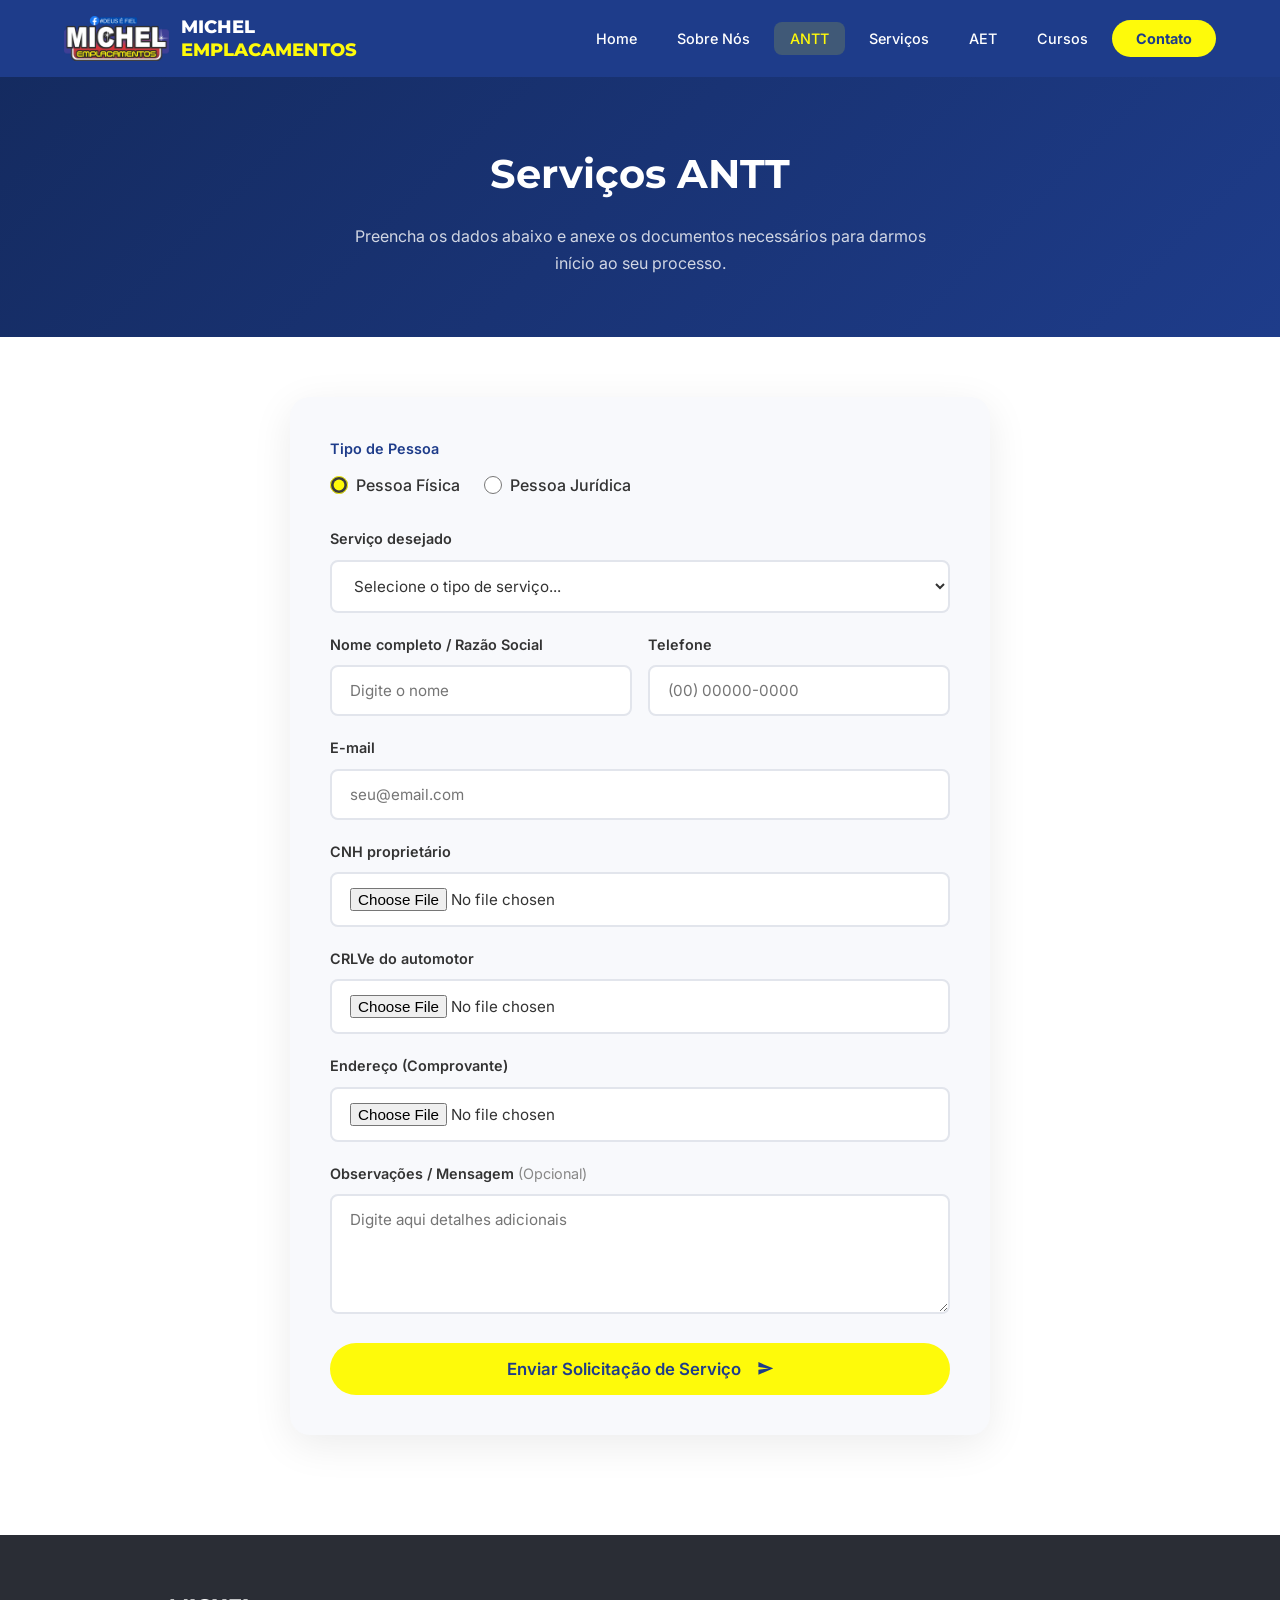
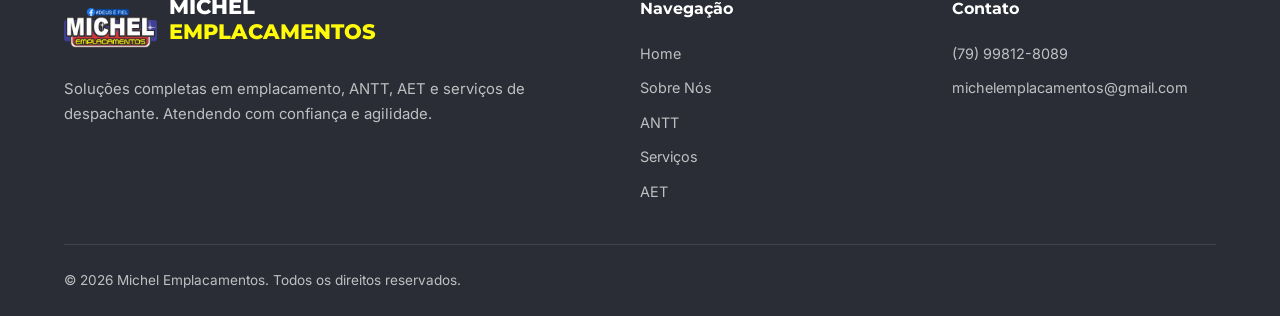
<file: antt.html>
<!DOCTYPE html>
<html lang="pt-BR">

<head>
    <meta charset="UTF-8">
    <meta name="viewport" content="width=device-width, initial-scale=1.0">
    <meta name="description"
        content="Michel Emplacamentos - Solicitação de Serviços ANTT. Envie seus documentos com segurança.">
    <title>Solicitar Serviço ANTT | Michel Emplacamentos</title>
    <link rel="stylesheet" href="styles.css">
    <link rel="icon" type="image/png" href="assets/images/logo.png">
    <style>
        .antt-page-header {
            padding-top: 140px;
            padding-bottom: 60px;
            background: linear-gradient(135deg, var(--color-primary-dark) 0%, var(--color-primary) 100%);
            color: #fff;
            text-align: center;
        }

        .antt-page-header h1 {
            font-size: 2.5rem;
            margin-bottom: 15px;
            font-family: var(--font-heading);
            font-weight: 700;
        }

        .antt-page-header p {
            color: rgba(255, 255, 255, 0.8);
            max-width: 600px;
            margin: 0 auto;
        }

        .form-radio-group {
            display: flex;
            gap: 24px;
            margin-top: 10px;
            margin-bottom: 20px;
        }

        .form-radio-group label {
            display: flex;
            align-items: center;
            gap: 8px;
            font-weight: 500;
            font-size: 1rem;
            cursor: pointer;
            color: var(--color-text);
        }

        .form-radio-group input[type="radio"] {
            width: 18px;
            height: 18px;
            accent-color: var(--color-accent);
        }
    </style>
</head>

<body>

    <!-- ========== HEADER ========== -->
    <header class="header scrolled" id="header" style="background: var(--color-primary);">
        <div class="container">
            <a href="index.html" class="logo">
                <img src="assets/images/logo.png" alt="Michel Emplacamentos Logo">
                <div class="logo-text">MICHEL<br><span>EMPLACAMENTOS</span></div>
            </a>

            <nav>
                <ul class="nav-menu" id="navMenu">
                    <li><a href="index.html#home" class="nav-link">Home</a></li>
                    <li><a href="index.html#sobre" class="nav-link">Sobre Nós</a></li>
                    <li><a href="index.html#antt" class="nav-link active">ANTT</a></li>
                    <li><a href="index.html#servicos" class="nav-link">Serviços</a></li>
                    <li><a href="index.html#aet" class="nav-link">AET</a></li>
                    <li><a href="cursos.html" class="nav-link">Cursos</a></li>
                    <li><a href="index.html#contato" class="nav-link nav-cta">Contato</a></li>
                </ul>
            </nav>

            <div class="menu-toggle" id="menuToggle">
                <span></span>
                <span></span>
                <span></span>
            </div>
        </div>
    </header>

    <!-- ========== HEADER SECUNDÁRIO ========== -->
    <section class="antt-page-header">
        <div class="container">
            <h1>Serviços ANTT</h1>
            <p>Preencha os dados abaixo e anexe os documentos necessários para darmos início ao seu processo.</p>
        </div>
    </section>

    <!-- ========== FORMULÁRIO ========== -->
    <section class="contact" style="padding-top: 60px;">
        <div class="container">
            <div class="contact-form"
                style="max-width: 700px; margin: 0 auto; box-shadow: 0 10px 40px rgba(0,0,0,0.08);">
                <form id="anttForm" name="solicitacao_antt" action="/" method="POST" enctype="multipart/form-data"
                    data-netlify="true">
                    <!-- Identificador para o Netlify Forms -->
                    <input type="hidden" name="form-name" value="solicitacao_antt">

                    <div class="form-group">
                        <label style="font-weight: 600; color: var(--color-primary);">Tipo de Pessoa</label>
                        <div class="form-radio-group">
                            <label><input type="radio" name="tipo_pessoa" value="Física" checked
                                    onchange="toggleDocFields()"> Pessoa Física</label>
                            <label><input type="radio" name="tipo_pessoa" value="Jurídica" onchange="toggleDocFields()">
                                Pessoa Jurídica</label>
                        </div>
                    </div>

                    <div class="form-group">
                        <label for="servico_antt">Serviço desejado</label>
                        <select id="servico_antt" name="servico_desejado" required>
                            <option value="" disabled selected>Selecione o tipo de serviço...</option>
                            <option value="Cadastro">Cadastro</option>
                            <option value="Inclusão">Inclusão</option>
                            <option value="Revalidação">Revalidação</option>
                            <option value="Mudança para Mercosul">Mudança para Mercosul</option>
                            <option value="Consulta/Outro">Consulta/Outro</option>
                        </select>
                    </div>

                    <div class="form-row">
                        <div class="form-group">
                            <label for="nome">Nome completo / Razão Social</label>
                            <input type="text" id="nome" name="nome" placeholder="Digite o nome" required>
                        </div>
                        <div class="form-group">
                            <label for="telefone">Telefone</label>
                            <input type="tel" id="telefone" class="phone-input-mask" name="telefone"
                                placeholder="(00) 00000-0000" required>
                        </div>
                    </div>

                    <div class="form-group">
                        <label for="email">E-mail</label>
                        <input type="email" id="email" name="email" placeholder="seu@email.com" required>
                    </div>

                    <div class="form-group">
                        <label for="documento_cnh">CNH proprietário</label>
                        <input type="file" id="documento_cnh" name="documento_cnh" accept=".pdf, .jpg, .png, .jpeg"
                            required>
                    </div>

                    <div class="form-group">
                        <label for="documento_crlve">CRLVe do automotor</label>
                        <input type="file" id="documento_crlve" name="documento_crlve" accept=".pdf, .jpg, .png, .jpeg"
                            required>
                    </div>

                    <div class="form-group">
                        <label for="documento_endereco">Endereço (Comprovante)</label>
                        <input type="file" id="documento_endereco" name="documento_endereco"
                            accept=".pdf, .jpg, .png, .jpeg" required>
                    </div>

                    <div class="form-group" id="container_contrato"
                        style="display: none; background: rgba(0, 51, 102, 0.03); padding: 15px; border-radius: 8px; border: 1px dashed var(--color-primary);">
                        <label for="documento_contrato">Contrato Social <span
                                style="color: var(--color-accent); font-size: 0.85rem;">(Obrigatório PJ)</span></label>
                        <input type="file" id="documento_contrato" name="documento_contrato"
                            accept=".pdf, .jpg, .png, .jpeg">
                    </div>

                    <div class="form-group" style="margin-top: 20px;">
                        <label for="observacoes">Observações / Mensagem <span
                                style="font-weight: normal; color: #888;">(Opcional)</span></label>
                        <textarea id="observacoes" name="mensagem" placeholder="Digite aqui detalhes adicionais"
                            rows="3"></textarea>
                    </div>

                    <button type="submit" class="btn btn-primary btn-submit" style="width: 100%;">
                        Enviar Solicitação de Serviço <svg viewBox="0 0 24 24" width="1em" height="1em"
                            style="fill: currentColor; vertical-align: middle; margin-left: 8px;">
                            <path d="M2.01 21L23 12 2.01 3 2 10l15 2-15 2z" />
                        </svg>
                    </button>
                </form>

                <div class="form-success" id="anttSuccessMsg" style="display: none;">
                    <div class="success-icon"><svg viewBox="0 0 24 24" width="1em" height="1em"
                            style="fill: #4caf50; vertical-align: middle;">
                            <path
                                d="M12 2C6.48 2 2 6.48 2 12s4.48 10 10 10 10-4.48 10-10S17.52 2 12 2zm-2 15l-5-5 1.41-1.41L10 14.17l7.59-7.59L19 8l-9 9z" />
                        </svg></div>
                    <h3>Recebemos sua Solicitação!</h3>
                    <p>Sua documentação foi enviada ao nosso sistema. Entraremos em contato em breve.</p>
                    <a href="index.html" class="btn btn-outline" style="margin-top: 20px; display: inline-block;">Voltar
                        ao Início</a>
                </div>
            </div>
        </div>
    </section>

    <!-- ========== FOOTER ========== -->
    <footer class="footer">
        <div class="container">
            <div class="footer-grid">
                <div class="footer-brand">
                    <div class="logo">
                        <img src="assets/images/logo.png" alt="Michel Emplacamentos" style="height: 40px;">
                        <div class="logo-text">MICHEL<br><span>EMPLACAMENTOS</span></div>
                    </div>
                    <p>Soluções completas em emplacamento, ANTT, AET e serviços de despachante. Atendendo com confiança
                        e agilidade.</p>
                </div>
                <div class="footer-nav">
                    <h4>Navegação</h4>
                    <div class="footer-links">
                        <a href="index.html#home">Home</a>
                        <a href="index.html#sobre">Sobre Nós</a>
                        <a href="index.html#antt">ANTT</a>
                        <a href="index.html#servicos">Serviços</a>
                        <a href="index.html#aet">AET</a>
                    </div>
                </div>
                <div class="footer-contact">
                    <h4>Contato</h4>
                    <div class="footer-links">
                        <a href="#">(79) 99812-8089</a>
                        <a href="#">michelemplacamentos@gmail.com</a>
                    </div>
                </div>
            </div>
            <div class="footer-bottom">
                <p>&copy; 2026 Michel Emplacamentos. Todos os direitos reservados.</p>
            </div>
        </div>
    </footer>

    <!-- ========== SCRIPTS ESPECÍFICOS DA PÁGINA ========== -->
    <script>
        // Lógica de exibir Contrato Social
        function toggleDocFields() {
            const isPj = document.querySelector('input[name="tipo_pessoa"][value="Jurídica"]').checked;
            const containerContrato = document.getElementById('container_contrato');
            const inputContrato = document.getElementById('documento_contrato');

            if (isPj) {
                containerContrato.style.display = 'block';
                inputContrato.setAttribute('required', 'required');
            } else {
                containerContrato.style.display = 'none';
                inputContrato.removeAttribute('required');
                inputContrato.value = ''; // limpa o arquivo
            }
        }

        // Lógica de envio AJAX com Netlify Forms
        document.addEventListener('DOMContentLoaded', () => {
            const anttForm = document.getElementById('anttForm');
            const successMsg = document.getElementById('anttSuccessMsg');
            const phoneInput = document.getElementById('telefone');

            // Mascara de telefone
            if (phoneInput) {
                phoneInput.addEventListener('input', (e) => {
                    let value = e.target.value.replace(/\D/g, '');
                    if (value.length > 11) value = value.slice(0, 11);
                    if (value.length > 6) {
                        value = `(${value.slice(0, 2)}) ${value.slice(2, 7)}-${value.slice(7)}`;
                    } else if (value.length > 2) {
                        value = `(${value.slice(0, 2)}) ${value.slice(2)}`;
                    } else if (value.length > 0) {
                        value = `(${value}`;
                    }
                    e.target.value = value;
                });
            }

            if (anttForm) {
                anttForm.addEventListener('submit', (e) => {
                    e.preventDefault();

                    const submitBtn = anttForm.querySelector('button[type="submit"]');
                    const originalText = submitBtn.innerHTML;
                    submitBtn.innerHTML = 'Enviando documentos...';
                    submitBtn.disabled = true;

                    fetch('/', {
                        method: 'POST',
                        body: new FormData(anttForm)
                    })
                        .then(response => {
                            if (response.ok) {
                                anttForm.style.display = 'none';
                                successMsg.style.display = 'block';
                                successMsg.classList.add('show');
                            } else {
                                throw new Error('Erro na requisição');
                            }
                        })
                        .catch(error => {
                            alert('Ocorreu um erro ao enviar os documentos. Tente novamente.');
                            submitBtn.innerHTML = originalText;
                            submitBtn.disabled = false;
                        });
                });
            }
        });
    </script>
    <script src="script.js"></script>
</body>

</html>
</file>
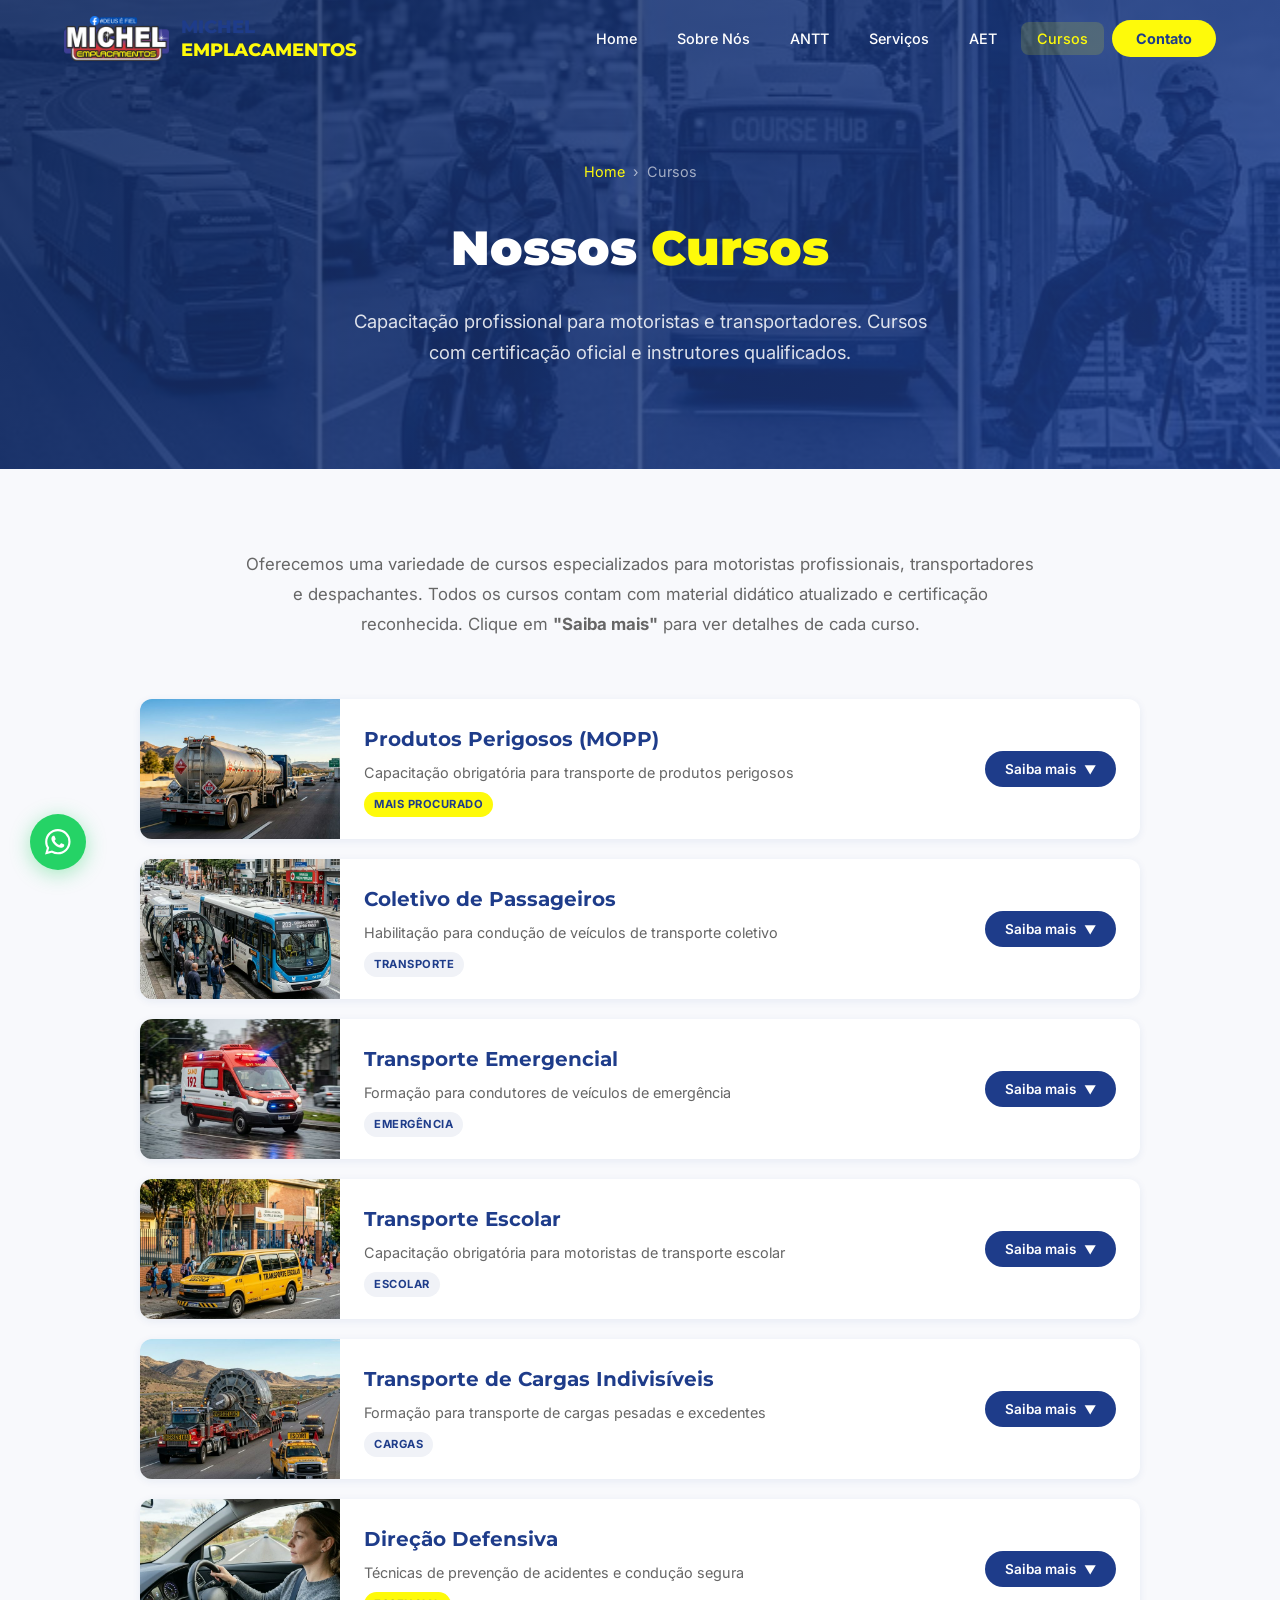
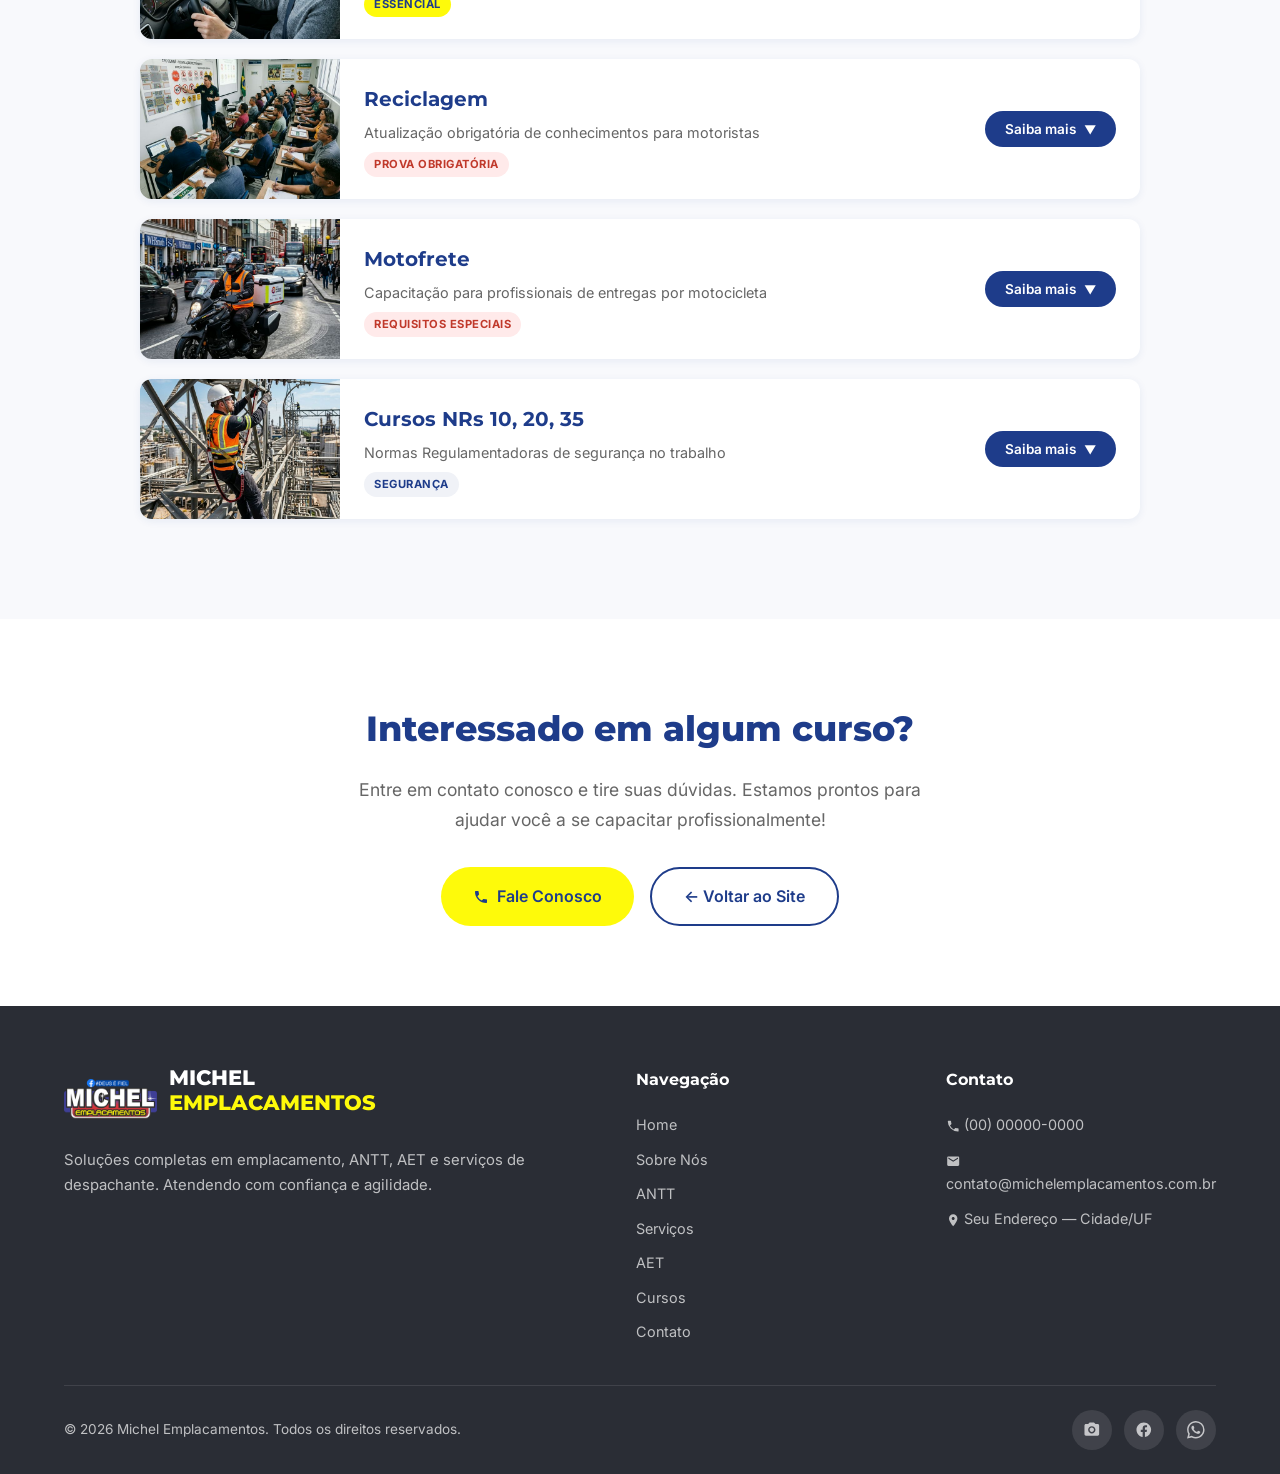
<file: cursos.html>
<!DOCTYPE html>
<html lang="pt-BR">

<head>
    <meta charset="UTF-8">
    <meta name="viewport" content="width=device-width, initial-scale=1.0">
    <meta name="description"
        content="Cursos especializados para motoristas e transportadores. MOPP, Coletivo de Passageiros, Transporte Escolar, Direção Defensiva e mais. Michel Emplacamentos.">
    <meta name="keywords"
        content="cursos para motoristas, MOPP, transporte escolar, direção defensiva, reciclagem CNH, motofrete, NR 10, NR 20, NR 35, Michel Emplacamentos">
    <title>Cursos | Michel Emplacamentos</title>
    <link rel="stylesheet" href="styles.css">
    <link rel="icon" type="image/png" href="assets/images/logo.png">
    <style>
        /* === Courses Page Specific Styles === */
        .courses-page-hero {
            background: linear-gradient(135deg, rgba(20, 42, 94, 0.85), rgba(30, 60, 138, 0.8));
            padding: 160px 0 100px;
            text-align: center;
            position: relative;
            overflow: hidden;
        }

        .courses-page-hero::before {
            content: '';
            position: absolute;
            top: 0;
            left: 0;
            width: 100%;
            height: 100%;
            background: url('assets/images/courses-hero-bg.png') center/cover no-repeat;
            z-index: -1;
        }

        .courses-page-hero h1 {
            font-family: var(--font-heading);
            font-size: 3rem;
            font-weight: 900;
            color: var(--color-white);
            margin-bottom: 16px;
            position: relative;
            z-index: 1;
        }

        .courses-page-hero h1 .highlight {
            color: var(--color-accent);
        }

        .courses-page-hero p {
            font-size: 1.15rem;
            color: rgba(255, 255, 255, 0.85);
            max-width: 600px;
            margin: 0 auto;
            position: relative;
            z-index: 1;
        }

        .courses-page-hero .breadcrumb {
            display: flex;
            align-items: center;
            justify-content: center;
            gap: 8px;
            margin-bottom: 24px;
            font-size: 0.9rem;
            color: rgba(255, 255, 255, 0.6);
            position: relative;
            z-index: 1;
        }

        .courses-page-hero .breadcrumb a {
            color: var(--color-accent);
        }

        .courses-page-hero .breadcrumb a:hover {
            text-decoration: underline;
        }

        /* Courses Main Content */
        .courses-page-content {
            padding: 80px 0 100px;
            background: var(--color-gray-50);
        }

        .courses-intro {
            text-align: center;
            max-width: 800px;
            margin: 0 auto 60px;
        }

        .courses-intro p {
            color: var(--color-text-light);
            font-size: 1.05rem;
            line-height: 1.8;
        }

        /* ===== ACCORDION COURSE CARDS ===== */
        .courses-accordion {
            display: flex;
            flex-direction: column;
            gap: 20px;
            max-width: 1000px;
            margin: 0 auto;
        }

        .accordion-card {
            background: var(--color-white);
            border-radius: var(--radius-md);
            overflow: hidden;
            box-shadow: var(--shadow-sm);
            transition: all var(--transition-normal);
        }

        .accordion-card:hover {
            box-shadow: var(--shadow-md);
        }

        .accordion-header {
            display: flex;
            align-items: center;
            gap: 0;
            cursor: pointer;
            transition: all var(--transition-normal);
            position: relative;
        }

        .accordion-image {
            width: 200px;
            height: 140px;
            overflow: hidden;
            flex-shrink: 0;
        }

        .accordion-image img {
            width: 100%;
            height: 100%;
            object-fit: cover;
            transition: transform var(--transition-slow);
        }

        .accordion-card:hover .accordion-image img {
            transform: scale(1.05);
        }

        .accordion-info {
            flex: 1;
            padding: 20px 24px;
            display: flex;
            align-items: center;
            justify-content: space-between;
            gap: 16px;
        }

        .accordion-info-left {
            flex: 1;
        }

        .accordion-info h3 {
            font-family: var(--font-heading);
            font-size: 1.25rem;
            font-weight: 700;
            color: var(--color-primary);
            margin-bottom: 6px;
        }

        .accordion-info .short-desc {
            color: var(--color-text-light);
            font-size: 0.9rem;
            line-height: 1.5;
        }

        .accordion-tags {
            display: flex;
            gap: 8px;
            margin-top: 8px;
            flex-wrap: wrap;
        }

        .accordion-tag {
            display: inline-block;
            padding: 3px 10px;
            border-radius: var(--radius-full);
            font-size: 0.7rem;
            font-weight: 700;
            text-transform: uppercase;
            letter-spacing: 0.5px;
        }

        .accordion-tag.popular {
            background: var(--color-accent);
            color: var(--color-primary);
        }

        .accordion-tag.required {
            background: #ffeaea;
            color: #c0392b;
        }

        .accordion-tag.default {
            background: var(--color-gray-100);
            color: var(--color-primary);
        }

        .btn-expand {
            display: flex;
            align-items: center;
            gap: 8px;
            padding: 10px 20px;
            background: var(--color-primary);
            color: var(--color-white);
            border: none;
            border-radius: var(--radius-full);
            font-family: var(--font-body);
            font-size: 0.85rem;
            font-weight: 600;
            cursor: pointer;
            transition: all var(--transition-normal);
            white-space: nowrap;
            flex-shrink: 0;
        }

        .btn-expand:hover {
            background: var(--color-primary-dark);
            transform: translateY(-2px);
        }

        .btn-expand .arrow {
            transition: transform var(--transition-normal);
            font-size: 0.75rem;
        }

        .accordion-card.open .btn-expand .arrow {
            transform: rotate(180deg);
        }

        .accordion-card.open .btn-expand {
            background: var(--color-accent);
            color: var(--color-primary);
        }

        /* Accordion Body - collapsible */
        .accordion-body {
            max-height: 0;
            overflow: hidden;
            transition: max-height 0.5s cubic-bezier(0.16, 1, 0.3, 1);
        }

        .accordion-card.open .accordion-body {
            max-height: 600px;
        }

        .accordion-body-inner {
            padding: 0 32px 32px;
            border-top: 1px solid var(--color-gray-200);
            margin: 0 24px;
            padding-top: 24px;
        }

        .accordion-detail-grid {
            display: grid;
            grid-template-columns: 1fr 1fr 1fr;
            gap: 24px;
        }

        .detail-block h4 {
            font-family: var(--font-heading);
            font-size: 0.95rem;
            font-weight: 700;
            color: var(--color-primary);
            margin-bottom: 12px;
            display: flex;
            align-items: center;
            gap: 8px;
        }

        .detail-block h4 .detail-icon {
            width: 32px;
            height: 32px;
            background: linear-gradient(135deg, var(--color-primary), var(--color-primary-light));
            border-radius: 8px;
            display: flex;
            align-items: center;
            justify-content: center;
            flex-shrink: 0;
            padding: 6px;
        }

        .detail-block h4 .detail-icon svg {
            width: 100%;
            height: 100%;
            fill: white;
        }

        .detail-block p {
            color: var(--color-text-light);
            font-size: 0.9rem;
            line-height: 1.7;
        }

        .detail-block ul {
            list-style: none;
            display: flex;
            flex-direction: column;
            gap: 8px;
        }

        .detail-block ul li {
            display: flex;
            align-items: flex-start;
            gap: 8px;
            font-size: 0.88rem;
            color: var(--color-text-light);
        }

        .detail-block ul li::before {
            content: '✓';
            color: var(--color-primary);
            font-weight: 700;
            flex-shrink: 0;
            margin-top: 1px;
        }

        .detail-note {
            background: var(--color-gray-50);
            border-left: 3px solid var(--color-accent);
            padding: 12px 16px;
            border-radius: 0 var(--radius-sm) var(--radius-sm) 0;
            margin-top: 12px;
            font-size: 0.85rem;
            color: var(--color-text);
        }

        .accordion-body-inner .btn-cta {
            display: inline-flex;
            align-items: center;
            gap: 8px;
            margin-top: 20px;
            padding: 12px 28px;
            background: var(--color-accent);
            color: var(--color-primary);
            border-radius: var(--radius-full);
            font-weight: 700;
            font-size: 0.93rem;
            transition: all var(--transition-normal);
        }

        .accordion-body-inner .btn-cta:hover {
            background: var(--color-accent-dark);
            transform: translateY(-2px);
            box-shadow: var(--shadow-glow);
        }

        /* CTA Section */
        .courses-cta {
            padding: 80px 0;
            background: var(--color-white);
            text-align: center;
        }

        .courses-cta h2 {
            font-family: var(--font-heading);
            font-size: 2.2rem;
            font-weight: 800;
            color: var(--color-primary);
            margin-bottom: 16px;
        }

        .courses-cta p {
            color: var(--color-text-light);
            font-size: 1.1rem;
            max-width: 600px;
            margin: 0 auto 32px;
        }

        .cta-buttons {
            display: flex;
            gap: 16px;
            justify-content: center;
            flex-wrap: wrap;
        }

        /* Responsive */
        @media (max-width: 768px) {
            .courses-page-hero {
                padding: 130px 0 70px;
            }

            .courses-page-hero h1 {
                font-size: 2rem;
            }

            .courses-page-content {
                padding: 60px 0 80px;
            }

            .accordion-header {
                flex-direction: column;
            }

            .accordion-image {
                width: 100%;
                height: 180px;
            }

            .accordion-info {
                flex-direction: column;
                align-items: flex-start;
            }

            .accordion-detail-grid {
                grid-template-columns: 1fr;
            }

            .accordion-body-inner {
                margin: 0 16px;
                padding: 20px 16px 24px;
            }

            .accordion-card.open .accordion-body {
                max-height: 1500px;
            }

            .courses-cta h2 {
                font-size: 1.6rem;
            }
        }
    </style>
</head>

<body>

    <!-- ========== HEADER ========== -->
    <header class="header scrolled" id="header">
        <div class="container">
            <a href="index.html" class="logo">
                <img src="assets/images/logo.png" alt="Michel Emplacamentos Logo">
                <div class="logo-text" style="color: var(--color-primary);">MICHEL<br><span>EMPLACAMENTOS</span></div>
            </a>

            <nav>
                <ul class="nav-menu" id="navMenu">
                    <li><a href="index.html" class="nav-link">Home</a></li>
                    <li><a href="index.html#sobre" class="nav-link">Sobre Nós</a></li>
                    <li><a href="index.html#antt" class="nav-link">ANTT</a></li>
                    <li><a href="index.html#servicos" class="nav-link">Serviços</a></li>
                    <li><a href="index.html#aet" class="nav-link">AET</a></li>
                    <li><a href="cursos.html" class="nav-link active">Cursos</a></li>
                    <li><a href="index.html#contato" class="nav-link nav-cta">Contato</a></li>
                </ul>
            </nav>

            <div class="menu-toggle" id="menuToggle">
                <span></span>
                <span></span>
                <span></span>
            </div>
        </div>
    </header>

    <!-- ========== HERO ========== -->
    <section class="courses-page-hero">
        <div class="container">
            <div class="breadcrumb">
                <a href="index.html">Home</a>
                <span>›</span>
                <span>Cursos</span>
            </div>
            <h1>Nossos <span class="highlight">Cursos</span></h1>
            <p>Capacitação profissional para motoristas e transportadores.
                Cursos com certificação oficial e instrutores qualificados.</p>
        </div>
    </section>

    <!-- ========== COURSES LIST ========== -->
    <section class="courses-page-content">
        <div class="container">
            <div class="courses-intro reveal">
                <p>Oferecemos uma variedade de cursos especializados para motoristas profissionais,
                    transportadores e despachantes. Todos os cursos contam com material didático atualizado
                    e certificação reconhecida. Clique em <strong>"Saiba mais"</strong> para ver detalhes de cada curso.
                </p>
            </div>

            <div class="courses-accordion">

                <!-- 1. MOPP -->
                <div class="accordion-card reveal">
                    <div class="accordion-header" onclick="toggleAccordion(this)">
                        <div class="accordion-image">
                            <img src="assets/images/course-mopp.png" alt="Curso MOPP - Produtos Perigosos">
                        </div>
                        <div class="accordion-info">
                            <div class="accordion-info-left">
                                <h3>Produtos Perigosos (MOPP)</h3>
                                <p class="short-desc">Capacitação obrigatória para transporte de produtos perigosos</p>
                                <div class="accordion-tags">
                                    <span class="accordion-tag popular">Mais Procurado</span>
                                </div>
                            </div>
                            <button class="btn-expand">Saiba mais <span class="arrow">▼</span></button>
                        </div>
                    </div>
                    <div class="accordion-body">
                        <div class="accordion-body-inner">
                            <div class="accordion-detail-grid">
                                <div class="detail-block">
                                    <h4><span class="detail-icon"><svg viewBox="0 0 24 24">
                                                <path
                                                    d="M20 6h-8l-2-2H4c-1.1 0-2 .9-2 2v12c0 1.1.9 2 2 2h16c1.1 0 2-.9 2-2V8c0-1.1-.9-2-2-2zm-1 12H5V9h14v9z" />
                                                <rect x="7" y="11" width="6" height="1.5" rx=".5" />
                                                <rect x="7" y="13.5" width="4" height="1.5" rx=".5" />
                                            </svg></span> Descrição</h4>
                                    <p>Curso obrigatório para motoristas que transportam produtos perigosos
                                        (inflamáveis, corrosivos, tóxicos, explosivos).
                                        Capacitação em manuseio, legislação, prevenção e procedimentos de emergência
                                        conforme resolução do CONTRAN.</p>
                                </div>
                                <div class="detail-block">
                                    <h4><span class="detail-icon"><svg viewBox="0 0 24 24">
                                                <path
                                                    d="M14 2H6c-1.1 0-2 .9-2 2v16c0 1.1.9 2 2 2h12c1.1 0 2-.9 2-2V8l-6-6zm-1 2l5 5h-5V4zM6 20V4h5v7h7v9H6z" />
                                                <rect x="8" y="13" width="8" height="1.2" />
                                                <rect x="8" y="15.5" width="8" height="1.2" />
                                                <rect x="8" y="10.5" width="5" height="1.2" />
                                            </svg></span> Requisitos</h4>
                                    <ul>
                                        <li>CNH categoria C, D ou E</li>
                                    </ul>
                                </div>
                                <div class="detail-block">
                                    <h4><span class="detail-icon"><svg viewBox="0 0 24 24">
                                                <path
                                                    d="M14 2H6c-1.1 0-2 .9-2 2v16c0 1.1.9 2 2 2h12c1.1 0 2-.9 2-2V8l-6-6zM6 20V4h7v5h5v11H6z" />
                                                <path d="M8 15.5h8v1.3H8zM8 12.8h8v1.3H8zM8 10h5v1.3H8z" />
                                            </svg></span> Documentos Necessários</h4>
                                    <ul>
                                        <li>CNH original e cópia</li>
                                        <li>RG e CPF</li>
                                    </ul>
                                </div>
                            </div>
                            <a href="index.html#contato" class="btn-cta"><svg viewBox="0 0 24 24" width="16" height="16"
                                    style="fill: var(--color-primary); vertical-align: middle;">
                                    <path
                                        d="M6.62 10.79a15.05 15.05 0 006.59 6.59l2.2-2.2a1 1 0 011.01-.24c1.12.37 2.33.57 3.58.57a1 1 0 011 1V20a1 1 0 01-1 1A17 17 0 013 4a1 1 0 011-1h3.5a1 1 0 011 1c0 1.25.2 2.46.57 3.58a1 1 0 01-.24 1.01l-2.21 2.2z" />
                                </svg> Quero me inscrever</a>
                        </div>
                    </div>
                </div>

                <!-- 2. Coletivo de Passageiros -->
                <div class="accordion-card reveal">
                    <div class="accordion-header" onclick="toggleAccordion(this)">
                        <div class="accordion-image">
                            <img src="assets/images/course-coletivo.png" alt="Curso Coletivo de Passageiros">
                        </div>
                        <div class="accordion-info">
                            <div class="accordion-info-left">
                                <h3>Coletivo de Passageiros</h3>
                                <p class="short-desc">Habilitação para condução de veículos de transporte coletivo</p>
                                <div class="accordion-tags">
                                    <span class="accordion-tag default">Transporte</span>
                                </div>
                            </div>
                            <button class="btn-expand">Saiba mais <span class="arrow">▼</span></button>
                        </div>
                    </div>
                    <div class="accordion-body">
                        <div class="accordion-body-inner">
                            <div class="accordion-detail-grid">
                                <div class="detail-block">
                                    <h4><span class="detail-icon"><svg viewBox="0 0 24 24">
                                                <path
                                                    d="M20 6h-8l-2-2H4c-1.1 0-2 .9-2 2v12c0 1.1.9 2 2 2h16c1.1 0 2-.9 2-2V8c0-1.1-.9-2-2-2zm-1 12H5V9h14v9z" />
                                                <rect x="7" y="11" width="6" height="1.5" rx=".5" />
                                                <rect x="7" y="13.5" width="4" height="1.5" rx=".5" />
                                            </svg></span> Descrição</h4>
                                    <p>Curso de formação para condutores de veículos de transporte coletivo de
                                        passageiros.
                                        Abrange legislação de trânsito, direção defensiva, primeiros socorros,
                                        relacionamento interpessoal e meio ambiente.</p>
                                </div>
                                <div class="detail-block">
                                    <h4><span class="detail-icon"><svg viewBox="0 0 24 24">
                                                <path
                                                    d="M14 2H6c-1.1 0-2 .9-2 2v16c0 1.1.9 2 2 2h12c1.1 0 2-.9 2-2V8l-6-6zm-1 2l5 5h-5V4zM6 20V4h5v7h7v9H6z" />
                                                <rect x="8" y="13" width="8" height="1.2" />
                                                <rect x="8" y="15.5" width="8" height="1.2" />
                                                <rect x="8" y="10.5" width="5" height="1.2" />
                                            </svg></span> Requisitos</h4>
                                    <ul>
                                        <li>CNH categoria D ou E</li>
                                        <li>Idade mínima de 21 anos</li>
                                        <li>Exercer atividade remunerada como motorista</li>
                                    </ul>
                                </div>
                                <div class="detail-block">
                                    <h4><span class="detail-icon"><svg viewBox="0 0 24 24">
                                                <path
                                                    d="M14 2H6c-1.1 0-2 .9-2 2v16c0 1.1.9 2 2 2h12c1.1 0 2-.9 2-2V8l-6-6zM6 20V4h7v5h5v11H6z" />
                                                <path d="M8 15.5h8v1.3H8zM8 12.8h8v1.3H8zM8 10h5v1.3H8z" />
                                            </svg></span> Documentos Necessários</h4>
                                    <ul>
                                        <li>CNH original e cópia</li>
                                        <li>RG e CPF</li>
                                    </ul>
                                </div>
                            </div>
                            <a href="index.html#contato" class="btn-cta"><svg viewBox="0 0 24 24" width="16" height="16"
                                    style="fill: var(--color-primary); vertical-align: middle;">
                                    <path
                                        d="M6.62 10.79a15.05 15.05 0 006.59 6.59l2.2-2.2a1 1 0 011.01-.24c1.12.37 2.33.57 3.58.57a1 1 0 011 1V20a1 1 0 01-1 1A17 17 0 013 4a1 1 0 011-1h3.5a1 1 0 011 1c0 1.25.2 2.46.57 3.58a1 1 0 01-.24 1.01l-2.21 2.2z" />
                                </svg> Quero me inscrever</a>
                        </div>
                    </div>
                </div>

                <!-- 3. Transporte Emergencial -->
                <div class="accordion-card reveal">
                    <div class="accordion-header" onclick="toggleAccordion(this)">
                        <div class="accordion-image">
                            <img src="assets/images/course-emergencial.png" alt="Curso Transporte Emergencial">
                        </div>
                        <div class="accordion-info">
                            <div class="accordion-info-left">
                                <h3>Transporte Emergencial</h3>
                                <p class="short-desc">Formação para condutores de veículos de emergência</p>
                                <div class="accordion-tags">
                                    <span class="accordion-tag default">Emergência</span>
                                </div>
                            </div>
                            <button class="btn-expand">Saiba mais <span class="arrow">▼</span></button>
                        </div>
                    </div>
                    <div class="accordion-body">
                        <div class="accordion-body-inner">
                            <div class="accordion-detail-grid">
                                <div class="detail-block">
                                    <h4><span class="detail-icon"><svg viewBox="0 0 24 24">
                                                <path
                                                    d="M20 6h-8l-2-2H4c-1.1 0-2 .9-2 2v12c0 1.1.9 2 2 2h16c1.1 0 2-.9 2-2V8c0-1.1-.9-2-2-2zm-1 12H5V9h14v9z" />
                                                <rect x="7" y="11" width="6" height="1.5" rx=".5" />
                                                <rect x="7" y="13.5" width="4" height="1.5" rx=".5" />
                                            </svg></span> Descrição</h4>
                                    <p>Curso para motoristas de veículos de emergência como ambulâncias, viaturas e
                                        resgate.
                                        Treinamento em condução segura em situações de urgência, sinalização,
                                        legislação específica e primeiros socorros.</p>
                                </div>
                                <div class="detail-block">
                                    <h4><span class="detail-icon"><svg viewBox="0 0 24 24">
                                                <path
                                                    d="M14 2H6c-1.1 0-2 .9-2 2v16c0 1.1.9 2 2 2h12c1.1 0 2-.9 2-2V8l-6-6zm-1 2l5 5h-5V4zM6 20V4h5v7h7v9H6z" />
                                                <rect x="8" y="13" width="8" height="1.2" />
                                                <rect x="8" y="15.5" width="8" height="1.2" />
                                                <rect x="8" y="10.5" width="5" height="1.2" />
                                            </svg></span> Requisitos</h4>
                                    <ul>
                                        <li>CNH categoria D ou E</li>
                                        <li>Idade mínima de 21 anos</li>
                                    </ul>
                                </div>
                                <div class="detail-block">
                                    <h4><span class="detail-icon"><svg viewBox="0 0 24 24">
                                                <path
                                                    d="M14 2H6c-1.1 0-2 .9-2 2v16c0 1.1.9 2 2 2h12c1.1 0 2-.9 2-2V8l-6-6zM6 20V4h7v5h5v11H6z" />
                                                <path d="M8 15.5h8v1.3H8zM8 12.8h8v1.3H8zM8 10h5v1.3H8z" />
                                            </svg></span> Documentos Necessários</h4>
                                    <ul>
                                        <li>CNH original e cópia</li>
                                        <li>RG e CPF</li>
                                    </ul>
                                </div>
                            </div>
                            <a href="index.html#contato" class="btn-cta"><svg viewBox="0 0 24 24" width="16" height="16"
                                    style="fill: var(--color-primary); vertical-align: middle;">
                                    <path
                                        d="M6.62 10.79a15.05 15.05 0 006.59 6.59l2.2-2.2a1 1 0 011.01-.24c1.12.37 2.33.57 3.58.57a1 1 0 011 1V20a1 1 0 01-1 1A17 17 0 013 4a1 1 0 011-1h3.5a1 1 0 011 1c0 1.25.2 2.46.57 3.58a1 1 0 01-.24 1.01l-2.21 2.2z" />
                                </svg> Quero me inscrever</a>
                        </div>
                    </div>
                </div>

                <!-- 4. Transporte Escolar -->
                <div class="accordion-card reveal">
                    <div class="accordion-header" onclick="toggleAccordion(this)">
                        <div class="accordion-image">
                            <img src="assets/images/course-escolar.png" alt="Curso Transporte Escolar">
                        </div>
                        <div class="accordion-info">
                            <div class="accordion-info-left">
                                <h3>Transporte Escolar</h3>
                                <p class="short-desc">Capacitação obrigatória para motoristas de transporte escolar</p>
                                <div class="accordion-tags">
                                    <span class="accordion-tag default">Escolar</span>
                                </div>
                            </div>
                            <button class="btn-expand">Saiba mais <span class="arrow">▼</span></button>
                        </div>
                    </div>
                    <div class="accordion-body">
                        <div class="accordion-body-inner">
                            <div class="accordion-detail-grid">
                                <div class="detail-block">
                                    <h4><span class="detail-icon"><svg viewBox="0 0 24 24">
                                                <path
                                                    d="M20 6h-8l-2-2H4c-1.1 0-2 .9-2 2v12c0 1.1.9 2 2 2h16c1.1 0 2-.9 2-2V8c0-1.1-.9-2-2-2zm-1 12H5V9h14v9z" />
                                                <rect x="7" y="11" width="6" height="1.5" rx=".5" />
                                                <rect x="7" y="13.5" width="4" height="1.5" rx=".5" />
                                            </svg></span> Descrição</h4>
                                    <p>Capacitação obrigatória para motoristas de transporte escolar.
                                        Inclui legislação, segurança infantil, primeiros socorros,
                                        responsabilidade do condutor e direção defensiva.</p>
                                </div>
                                <div class="detail-block">
                                    <h4><span class="detail-icon"><svg viewBox="0 0 24 24">
                                                <path
                                                    d="M14 2H6c-1.1 0-2 .9-2 2v16c0 1.1.9 2 2 2h12c1.1 0 2-.9 2-2V8l-6-6zm-1 2l5 5h-5V4zM6 20V4h5v7h7v9H6z" />
                                                <rect x="8" y="13" width="8" height="1.2" />
                                                <rect x="8" y="15.5" width="8" height="1.2" />
                                                <rect x="8" y="10.5" width="5" height="1.2" />
                                            </svg></span> Requisitos</h4>
                                    <ul>
                                        <li>CNH categoria D ou E</li>
                                        <li>Idade mínima de 21 anos</li>
                                        <li>Aprovação em curso de primeiros socorros</li>
                                    </ul>
                                </div>
                                <div class="detail-block">
                                    <h4><span class="detail-icon"><svg viewBox="0 0 24 24">
                                                <path
                                                    d="M14 2H6c-1.1 0-2 .9-2 2v16c0 1.1.9 2 2 2h12c1.1 0 2-.9 2-2V8l-6-6zM6 20V4h7v5h5v11H6z" />
                                                <path d="M8 15.5h8v1.3H8zM8 12.8h8v1.3H8zM8 10h5v1.3H8z" />
                                            </svg></span> Documentos Necessários</h4>
                                    <ul>
                                        <li>CNH original e cópia</li>
                                        <li>RG e CPF</li>
                                    </ul>
                                </div>
                            </div>
                            <a href="index.html#contato" class="btn-cta"><svg viewBox="0 0 24 24" width="16" height="16"
                                    style="fill: var(--color-primary); vertical-align: middle;">
                                    <path
                                        d="M6.62 10.79a15.05 15.05 0 006.59 6.59l2.2-2.2a1 1 0 011.01-.24c1.12.37 2.33.57 3.58.57a1 1 0 011 1V20a1 1 0 01-1 1A17 17 0 013 4a1 1 0 011-1h3.5a1 1 0 011 1c0 1.25.2 2.46.57 3.58a1 1 0 01-.24 1.01l-2.21 2.2z" />
                                </svg> Quero me inscrever</a>
                        </div>
                    </div>
                </div>

                <!-- 5. Transporte Indivisíveis -->
                <div class="accordion-card reveal">
                    <div class="accordion-header" onclick="toggleAccordion(this)">
                        <div class="accordion-image">
                            <img src="assets/images/course-indivisiveis.png"
                                alt="Curso Transporte de Cargas Indivisíveis">
                        </div>
                        <div class="accordion-info">
                            <div class="accordion-info-left">
                                <h3>Transporte de Cargas Indivisíveis</h3>
                                <p class="short-desc">Formação para transporte de cargas pesadas e excedentes</p>
                                <div class="accordion-tags">
                                    <span class="accordion-tag default">Cargas</span>
                                </div>
                            </div>
                            <button class="btn-expand">Saiba mais <span class="arrow">▼</span></button>
                        </div>
                    </div>
                    <div class="accordion-body">
                        <div class="accordion-body-inner">
                            <div class="accordion-detail-grid">
                                <div class="detail-block">
                                    <h4><span class="detail-icon"><svg viewBox="0 0 24 24">
                                                <path
                                                    d="M20 6h-8l-2-2H4c-1.1 0-2 .9-2 2v12c0 1.1.9 2 2 2h16c1.1 0 2-.9 2-2V8c0-1.1-.9-2-2-2zm-1 12H5V9h14v9z" />
                                                <rect x="7" y="11" width="6" height="1.5" rx=".5" />
                                                <rect x="7" y="13.5" width="4" height="1.5" rx=".5" />
                                            </svg></span> Descrição</h4>
                                    <p>Curso para motoristas que transportam cargas indivisíveis e excedentes.
                                        Abrange sinalização, escolta, legislação de AET
                                        e procedimentos de segurança na via.</p>
                                </div>
                                <div class="detail-block">
                                    <h4><span class="detail-icon"><svg viewBox="0 0 24 24">
                                                <path
                                                    d="M14 2H6c-1.1 0-2 .9-2 2v16c0 1.1.9 2 2 2h12c1.1 0 2-.9 2-2V8l-6-6zm-1 2l5 5h-5V4zM6 20V4h5v7h7v9H6z" />
                                                <rect x="8" y="13" width="8" height="1.2" />
                                                <rect x="8" y="15.5" width="8" height="1.2" />
                                                <rect x="8" y="10.5" width="5" height="1.2" />
                                            </svg></span> Requisitos</h4>
                                    <ul>
                                        <li>CNH categoria C, D ou E</li>
                                        <li>Experiência em transporte de cargas</li>
                                    </ul>
                                </div>
                                <div class="detail-block">
                                    <h4><span class="detail-icon"><svg viewBox="0 0 24 24">
                                                <path
                                                    d="M14 2H6c-1.1 0-2 .9-2 2v16c0 1.1.9 2 2 2h12c1.1 0 2-.9 2-2V8l-6-6zM6 20V4h7v5h5v11H6z" />
                                                <path d="M8 15.5h8v1.3H8zM8 12.8h8v1.3H8zM8 10h5v1.3H8z" />
                                            </svg></span> Documentos Necessários</h4>
                                    <ul>
                                        <li>CNH original e cópia</li>
                                        <li>RG e CPF</li>
                                    </ul>
                                </div>
                            </div>
                            <a href="index.html#contato" class="btn-cta"><svg viewBox="0 0 24 24" width="16" height="16"
                                    style="fill: var(--color-primary); vertical-align: middle;">
                                    <path
                                        d="M6.62 10.79a15.05 15.05 0 006.59 6.59l2.2-2.2a1 1 0 011.01-.24c1.12.37 2.33.57 3.58.57a1 1 0 011 1V20a1 1 0 01-1 1A17 17 0 013 4a1 1 0 011-1h3.5a1 1 0 011 1c0 1.25.2 2.46.57 3.58a1 1 0 01-.24 1.01l-2.21 2.2z" />
                                </svg> Quero me inscrever</a>
                        </div>
                    </div>
                </div>

                <!-- 6. Direção Defensiva -->
                <div class="accordion-card reveal">
                    <div class="accordion-header" onclick="toggleAccordion(this)">
                        <div class="accordion-image">
                            <img src="assets/images/course-defensiva.png" alt="Curso Direção Defensiva">
                        </div>
                        <div class="accordion-info">
                            <div class="accordion-info-left">
                                <h3>Direção Defensiva</h3>
                                <p class="short-desc">Técnicas de prevenção de acidentes e condução segura</p>
                                <div class="accordion-tags">
                                    <span class="accordion-tag popular">Essencial</span>
                                </div>
                            </div>
                            <button class="btn-expand">Saiba mais <span class="arrow">▼</span></button>
                        </div>
                    </div>
                    <div class="accordion-body">
                        <div class="accordion-body-inner">
                            <div class="accordion-detail-grid">
                                <div class="detail-block">
                                    <h4><span class="detail-icon"><svg viewBox="0 0 24 24">
                                                <path
                                                    d="M20 6h-8l-2-2H4c-1.1 0-2 .9-2 2v12c0 1.1.9 2 2 2h16c1.1 0 2-.9 2-2V8c0-1.1-.9-2-2-2zm-1 12H5V9h14v9z" />
                                                <rect x="7" y="11" width="6" height="1.5" rx=".5" />
                                                <rect x="7" y="13.5" width="4" height="1.5" rx=".5" />
                                            </svg></span> Descrição</h4>
                                    <p>Curso de direção defensiva com técnicas para prevenir acidentes,
                                        reconhecer situações de risco e adotar práticas seguras ao volante.
                                        Essencial para todos os motoristas profissionais.</p>
                                </div>
                                <div class="detail-block">
                                    <h4><span class="detail-icon"><svg viewBox="0 0 24 24">
                                                <path
                                                    d="M14 2H6c-1.1 0-2 .9-2 2v16c0 1.1.9 2 2 2h12c1.1 0 2-.9 2-2V8l-6-6zm-1 2l5 5h-5V4zM6 20V4h5v7h7v9H6z" />
                                                <rect x="8" y="13" width="8" height="1.2" />
                                                <rect x="8" y="15.5" width="8" height="1.2" />
                                                <rect x="8" y="10.5" width="5" height="1.2" />
                                            </svg></span> Requisitos</h4>
                                    <ul>
                                        <li>CNH de qualquer categoria</li>
                                        <li>Ser maior de 18 anos</li>
                                    </ul>
                                </div>
                                <div class="detail-block">
                                    <h4><span class="detail-icon"><svg viewBox="0 0 24 24">
                                                <path
                                                    d="M14 2H6c-1.1 0-2 .9-2 2v16c0 1.1.9 2 2 2h12c1.1 0 2-.9 2-2V8l-6-6zM6 20V4h7v5h5v11H6z" />
                                                <path d="M8 15.5h8v1.3H8zM8 12.8h8v1.3H8zM8 10h5v1.3H8z" />
                                            </svg></span> Documentos Necessários</h4>
                                    <ul>
                                        <li>CNH original e cópia</li>
                                        <li>RG e CPF</li>
                                    </ul>
                                </div>
                            </div>
                            <a href="index.html#contato" class="btn-cta"><svg viewBox="0 0 24 24" width="16" height="16"
                                    style="fill: var(--color-primary); vertical-align: middle;">
                                    <path
                                        d="M6.62 10.79a15.05 15.05 0 006.59 6.59l2.2-2.2a1 1 0 011.01-.24c1.12.37 2.33.57 3.58.57a1 1 0 011 1V20a1 1 0 01-1 1A17 17 0 013 4a1 1 0 011-1h3.5a1 1 0 011 1c0 1.25.2 2.46.57 3.58a1 1 0 01-.24 1.01l-2.21 2.2z" />
                                </svg> Quero me inscrever</a>
                        </div>
                    </div>
                </div>

                <!-- 7. Reciclagem -->
                <div class="accordion-card reveal">
                    <div class="accordion-header" onclick="toggleAccordion(this)">
                        <div class="accordion-image">
                            <img src="assets/images/course-reciclagem.png" alt="Curso Reciclagem">
                        </div>
                        <div class="accordion-info">
                            <div class="accordion-info-left">
                                <h3>Reciclagem</h3>
                                <p class="short-desc">Atualização obrigatória de conhecimentos para motoristas</p>
                                <div class="accordion-tags">
                                    <span class="accordion-tag required">Prova Obrigatória</span>
                                </div>
                            </div>
                            <button class="btn-expand">Saiba mais <span class="arrow">▼</span></button>
                        </div>
                    </div>
                    <div class="accordion-body">
                        <div class="accordion-body-inner">
                            <div class="accordion-detail-grid">
                                <div class="detail-block">
                                    <h4><span class="detail-icon"><svg viewBox="0 0 24 24">
                                                <path
                                                    d="M20 6h-8l-2-2H4c-1.1 0-2 .9-2 2v12c0 1.1.9 2 2 2h16c1.1 0 2-.9 2-2V8c0-1.1-.9-2-2-2zm-1 12H5V9h14v9z" />
                                                <rect x="7" y="11" width="6" height="1.5" rx=".5" />
                                                <rect x="7" y="13.5" width="4" height="1.5" rx=".5" />
                                            </svg></span> Descrição</h4>
                                    <p>Curso de reciclagem para motoristas que necessitam atualizar
                                        seus conhecimentos conforme exigência do DETRAN.
                                        Conteúdo atualizado sobre legislação, direção defensiva e meio ambiente.</p>
                                </div>
                                <div class="detail-block">
                                    <h4><span class="detail-icon"><svg viewBox="0 0 24 24">
                                                <path
                                                    d="M14 2H6c-1.1 0-2 .9-2 2v16c0 1.1.9 2 2 2h12c1.1 0 2-.9 2-2V8l-6-6zm-1 2l5 5h-5V4zM6 20V4h5v7h7v9H6z" />
                                                <rect x="8" y="13" width="8" height="1.2" />
                                                <rect x="8" y="15.5" width="8" height="1.2" />
                                                <rect x="8" y="10.5" width="5" height="1.2" />
                                            </svg></span> Requisitos</h4>
                                    <ul>
                                        <li>CNH de qualquer categoria</li>
                                        <li>Necessidade de reciclagem conforme DETRAN</li>
                                    </ul>
                                    <div class="detail-note">
                                        ⚠️ <strong>Obrigatório prova</strong> no DETRAN para conclusão do curso.
                                    </div>
                                </div>
                                <div class="detail-block">
                                    <h4><span class="detail-icon"><svg viewBox="0 0 24 24">
                                                <path
                                                    d="M14 2H6c-1.1 0-2 .9-2 2v16c0 1.1.9 2 2 2h12c1.1 0 2-.9 2-2V8l-6-6zM6 20V4h7v5h5v11H6z" />
                                                <path d="M8 15.5h8v1.3H8zM8 12.8h8v1.3H8zM8 10h5v1.3H8z" />
                                            </svg></span> Documentos Necessários</h4>
                                    <ul>
                                        <li>CNH original e cópia</li>
                                        <li>RG e CPF</li>
                                    </ul>
                                </div>
                            </div>
                            <a href="index.html#contato" class="btn-cta"><svg viewBox="0 0 24 24" width="16" height="16"
                                    style="fill: var(--color-primary); vertical-align: middle;">
                                    <path
                                        d="M6.62 10.79a15.05 15.05 0 006.59 6.59l2.2-2.2a1 1 0 011.01-.24c1.12.37 2.33.57 3.58.57a1 1 0 011 1V20a1 1 0 01-1 1A17 17 0 013 4a1 1 0 011-1h3.5a1 1 0 011 1c0 1.25.2 2.46.57 3.58a1 1 0 01-.24 1.01l-2.21 2.2z" />
                                </svg> Quero me inscrever</a>
                        </div>
                    </div>
                </div>

                <!-- 8. Motofrete -->
                <div class="accordion-card reveal">
                    <div class="accordion-header" onclick="toggleAccordion(this)">
                        <div class="accordion-image">
                            <img src="assets/images/course-motofrete.png" alt="Curso Motofrete">
                        </div>
                        <div class="accordion-info">
                            <div class="accordion-info-left">
                                <h3>Motofrete</h3>
                                <p class="short-desc">Capacitação para profissionais de entregas por motocicleta</p>
                                <div class="accordion-tags">
                                    <span class="accordion-tag required">Requisitos Especiais</span>
                                </div>
                            </div>
                            <button class="btn-expand">Saiba mais <span class="arrow">▼</span></button>
                        </div>
                    </div>
                    <div class="accordion-body">
                        <div class="accordion-body-inner">
                            <div class="accordion-detail-grid">
                                <div class="detail-block">
                                    <h4><span class="detail-icon"><svg viewBox="0 0 24 24">
                                                <path
                                                    d="M20 6h-8l-2-2H4c-1.1 0-2 .9-2 2v12c0 1.1.9 2 2 2h16c1.1 0 2-.9 2-2V8c0-1.1-.9-2-2-2zm-1 12H5V9h14v9z" />
                                                <rect x="7" y="11" width="6" height="1.5" rx=".5" />
                                                <rect x="7" y="13.5" width="4" height="1.5" rx=".5" />
                                            </svg></span> Descrição</h4>
                                    <p>Curso de capacitação para profissionais de motofrete.
                                        Treinamento completo em legislação, segurança, pilotagem defensiva
                                        e boas práticas para entregadores e motoboys.</p>
                                </div>
                                <div class="detail-block">
                                    <h4><span class="detail-icon"><svg viewBox="0 0 24 24">
                                                <path
                                                    d="M14 2H6c-1.1 0-2 .9-2 2v16c0 1.1.9 2 2 2h12c1.1 0 2-.9 2-2V8l-6-6zm-1 2l5 5h-5V4zM6 20V4h5v7h7v9H6z" />
                                                <rect x="8" y="13" width="8" height="1.2" />
                                                <rect x="8" y="15.5" width="8" height="1.2" />
                                                <rect x="8" y="10.5" width="5" height="1.2" />
                                            </svg></span> Requisitos</h4>
                                    <ul>
                                        <li>CNH categoria A</li>
                                        <li><strong>Idade mínima de 21 anos</strong></li>
                                        <li><strong>Habilitado há no mínimo 2 anos</strong></li>
                                    </ul>
                                </div>
                                <div class="detail-block">
                                    <h4><span class="detail-icon"><svg viewBox="0 0 24 24">
                                                <path
                                                    d="M14 2H6c-1.1 0-2 .9-2 2v16c0 1.1.9 2 2 2h12c1.1 0 2-.9 2-2V8l-6-6zM6 20V4h7v5h5v11H6z" />
                                                <path d="M8 15.5h8v1.3H8zM8 12.8h8v1.3H8zM8 10h5v1.3H8z" />
                                            </svg></span> Documentos Necessários</h4>
                                    <ul>
                                        <li>CNH original e cópia (cat. A)</li>
                                        <li>RG e CPF</li>
                                    </ul>
                                </div>
                            </div>
                            <a href="index.html#contato" class="btn-cta"><svg viewBox="0 0 24 24" width="16" height="16"
                                    style="fill: var(--color-primary); vertical-align: middle;">
                                    <path
                                        d="M6.62 10.79a15.05 15.05 0 006.59 6.59l2.2-2.2a1 1 0 011.01-.24c1.12.37 2.33.57 3.58.57a1 1 0 011 1V20a1 1 0 01-1 1A17 17 0 013 4a1 1 0 011-1h3.5a1 1 0 011 1c0 1.25.2 2.46.57 3.58a1 1 0 01-.24 1.01l-2.21 2.2z" />
                                </svg> Quero me inscrever</a>
                        </div>
                    </div>
                </div>

                <!-- 9. NRs -->
                <div class="accordion-card reveal">
                    <div class="accordion-header" onclick="toggleAccordion(this)">
                        <div class="accordion-image">
                            <img src="assets/images/course-nrs.png" alt="Cursos NRs 10, 20, 35">
                        </div>
                        <div class="accordion-info">
                            <div class="accordion-info-left">
                                <h3>Cursos NRs 10, 20, 35</h3>
                                <p class="short-desc">Normas Regulamentadoras de segurança no trabalho</p>
                                <div class="accordion-tags">
                                    <span class="accordion-tag default">Segurança</span>
                                </div>
                            </div>
                            <button class="btn-expand">Saiba mais <span class="arrow">▼</span></button>
                        </div>
                    </div>
                    <div class="accordion-body">
                        <div class="accordion-body-inner">
                            <div class="accordion-detail-grid">
                                <div class="detail-block">
                                    <h4><span class="detail-icon"><svg viewBox="0 0 24 24">
                                                <path
                                                    d="M20 6h-8l-2-2H4c-1.1 0-2 .9-2 2v12c0 1.1.9 2 2 2h16c1.1 0 2-.9 2-2V8c0-1.1-.9-2-2-2zm-1 12H5V9h14v9z" />
                                                <rect x="7" y="11" width="6" height="1.5" rx=".5" />
                                                <rect x="7" y="13.5" width="4" height="1.5" rx=".5" />
                                            </svg></span> Descrição</h4>
                                    <p>Cursos de Normas Regulamentadoras para segurança no trabalho:</p>
                                    <ul>
                                        <li><strong>NR 10</strong> — Segurança em instalações e serviços em eletricidade
                                        </li>
                                        <li><strong>NR 20</strong> — Segurança com líquidos combustíveis e inflamáveis
                                        </li>
                                        <li><strong>NR 35</strong> — Trabalho em altura</li>
                                    </ul>
                                </div>
                                <div class="detail-block">
                                    <h4><span class="detail-icon"><svg viewBox="0 0 24 24">
                                                <path
                                                    d="M14 2H6c-1.1 0-2 .9-2 2v16c0 1.1.9 2 2 2h12c1.1 0 2-.9 2-2V8l-6-6zm-1 2l5 5h-5V4zM6 20V4h5v7h7v9H6z" />
                                                <rect x="8" y="13" width="8" height="1.2" />
                                                <rect x="8" y="15.5" width="8" height="1.2" />
                                                <rect x="8" y="10.5" width="5" height="1.2" />
                                            </svg></span> Requisitos</h4>
                                    <ul>
                                        <li>Ser maior de 18 anos</li>
                                        <li>Atestado de saúde ocupacional (ASO)</li>
                                    </ul>
                                </div>
                                <div class="detail-block">
                                    <h4><span class="detail-icon"><svg viewBox="0 0 24 24">
                                                <path
                                                    d="M14 2H6c-1.1 0-2 .9-2 2v16c0 1.1.9 2 2 2h12c1.1 0 2-.9 2-2V8l-6-6zM6 20V4h7v5h5v11H6z" />
                                                <path d="M8 15.5h8v1.3H8zM8 12.8h8v1.3H8zM8 10h5v1.3H8z" />
                                            </svg></span> Documentos Necessários</h4>
                                    <ul>
                                        <li>RG e CPF</li>
                                        <li>Comprovante de residência</li>
                                        <li>ASO (Atestado de Saúde Ocupacional)</li>
                                    </ul>
                                </div>
                            </div>
                            <a href="index.html#contato" class="btn-cta"><svg viewBox="0 0 24 24" width="16" height="16"
                                    style="fill: var(--color-primary); vertical-align: middle;">
                                    <path
                                        d="M6.62 10.79a15.05 15.05 0 006.59 6.59l2.2-2.2a1 1 0 011.01-.24c1.12.37 2.33.57 3.58.57a1 1 0 011 1V20a1 1 0 01-1 1A17 17 0 013 4a1 1 0 011-1h3.5a1 1 0 011 1c0 1.25.2 2.46.57 3.58a1 1 0 01-.24 1.01l-2.21 2.2z" />
                                </svg> Quero me inscrever</a>
                        </div>
                    </div>
                </div>

            </div>
        </div>
    </section>

    <!-- ========== CTA ========== -->
    <section class="courses-cta">
        <div class="container reveal">
            <h2>Interessado em algum curso?</h2>
            <p>Entre em contato conosco e tire suas dúvidas. Estamos prontos para ajudar
                você a se capacitar profissionalmente!</p>
            <div class="cta-buttons">
                <a href="index.html#contato" class="btn btn-primary"><svg viewBox="0 0 24 24" width="1em" height="1em"
                        style="fill: currentColor; vertical-align: middle;">
                        <path
                            d="M6.62 10.79a15.05 15.05 0 006.59 6.59l2.2-2.2a1 1 0 011.01-.24c1.12.37 2.33.57 3.58.57a1 1 0 011 1V20a1 1 0 01-1 1A17 17 0 013 4a1 1 0 011-1h3.5a1 1 0 011 1c0 1.25.2 2.46.57 3.58a1 1 0 01-.24 1.01l-2.21 2.2z" />
                    </svg> Fale Conosco</a>
                <a href="index.html" class="btn btn-outline"
                    style="border-color: var(--color-primary); color: var(--color-primary);">
                    ← Voltar ao Site
                </a>
            </div>
        </div>
    </section>

    <!-- ========== FOOTER ========== -->
    <footer class="footer">
        <div class="container">
            <div class="footer-grid">
                <div class="footer-brand">
                    <div class="logo">
                        <img src="assets/images/logo.png" alt="Michel Emplacamentos" style="height: 40px;">
                        <div class="logo-text">MICHEL<br><span>EMPLACAMENTOS</span></div>
                    </div>
                    <p>Soluções completas em emplacamento, ANTT, AET e serviços de despachante.
                        Atendendo com confiança e agilidade.</p>
                </div>

                <div class="footer-nav">
                    <h4>Navegação</h4>
                    <div class="footer-links">
                        <a href="index.html">Home</a>
                        <a href="index.html#sobre">Sobre Nós</a>
                        <a href="index.html#antt">ANTT</a>
                        <a href="index.html#servicos">Serviços</a>
                        <a href="index.html#aet">AET</a>
                        <a href="cursos.html">Cursos</a>
                        <a href="index.html#contato">Contato</a>
                    </div>
                </div>

                <div class="footer-contact">
                    <h4>Contato</h4>
                    <div class="footer-links">
                        <a href="#"><svg viewBox="0 0 24 24" width="1em" height="1em"
                                style="fill: currentColor; vertical-align: middle;">
                                <path
                                    d="M6.62 10.79a15.05 15.05 0 006.59 6.59l2.2-2.2a1 1 0 011.01-.24c1.12.37 2.33.57 3.58.57a1 1 0 011 1V20a1 1 0 01-1 1A17 17 0 013 4a1 1 0 011-1h3.5a1 1 0 011 1c0 1.25.2 2.46.57 3.58a1 1 0 01-.24 1.01l-2.21 2.2z" />
                            </svg> (00) 00000-0000</a>
                        <a href="#"><svg viewBox="0 0 24 24" width="1em" height="1em"
                                style="fill: currentColor; vertical-align: middle;">
                                <path
                                    d="M20 4H4c-1.1 0-1.99.9-1.99 2L2 18c0 1.1.9 2 2 2h16c1.1 0 2-.9 2-2V6c0-1.1-.9-2-2-2zm0 4l-8 5-8-5V6l8 5 8-5v2z" />
                            </svg> contato@michelemplacamentos.com.br</a>
                        <a href="#"><svg viewBox="0 0 24 24" width="1em" height="1em"
                                style="fill: currentColor; vertical-align: middle;">
                                <path
                                    d="M12 2C8.13 2 5 5.13 5 9c0 5.25 7 13 7 13s7-7.75 7-13c0-3.87-3.13-7-7-7zm0 9.5c-1.38 0-2.5-1.12-2.5-2.5s1.12-2.5 2.5-2.5 2.5 1.12 2.5 2.5-1.12 2.5-2.5 2.5z" />
                            </svg> Seu Endereço — Cidade/UF</a>
                    </div>
                </div>
            </div>

            <div class="footer-bottom">
                <p>&copy; 2026 Michel Emplacamentos. Todos os direitos reservados.</p>
                <div class="footer-social">
                    <a href="#" class="social-link" title="Instagram"><svg viewBox="0 0 24 24" width="1em" height="1em"
                            style="fill: currentColor; vertical-align: middle;">
                            <path
                                d="M4 4h3l2-2h6l2 2h3c1.1 0 2 .9 2 2v12c0 1.1-.9 2-2 2H4c-1.1 0-2-.9-2-2V6c0-1.1.9-2 2-2zm8 3c-2.76 0-5 2.24-5 5s2.24 5 5 5 5-2.24 5-5-2.24-5-5-5zm0 8c-1.65 0-3-1.35-3-3s1.35-3 3-3 3 1.35 3 3-1.35 3-3 3z" />
                        </svg></a>
                    <a href="#" class="social-link" title="Facebook"><svg viewBox="0 0 24 24" width="1em" height="1em"
                            style="fill: currentColor; vertical-align: middle;">
                            <path
                                d="M12 2.04C6.5 2.04 2 6.53 2 12.06C2 17.06 5.66 21.21 10.44 21.96V14.96H7.9V12.06H10.44V9.85C10.44 7.34 11.93 5.96 14.22 5.96C15.31 5.96 16.45 6.15 16.45 6.15V8.62H15.19C13.95 8.62 13.56 9.39 13.56 10.18V12.06H16.34L15.89 14.96H13.56V21.96A10 10 0 0 0 22 12.06C22 6.53 17.5 2.04 12 2.04Z" />
                        </svg></a>
                    <a href="#" class="social-link" title="WhatsApp"><svg viewBox="0 0 24 24" width="1em" height="1em"
                            style="fill: currentColor; vertical-align: middle;">
                            <path
                                d="M17.472 14.382c-.297-.149-1.758-.867-2.03-.967-.273-.099-.471-.148-.67.15-.197.297-.767.966-.94 1.164-.173.199-.347.223-.644.075-.297-.15-1.255-.463-2.39-1.475-.888-.788-1.487-1.761-1.66-2.059-.173-.297-.018-.458.13-.606.134-.133.298-.347.446-.52.149-.174.198-.298.298-.497.099-.198.05-.371-.025-.52-.075-.149-.669-1.612-.916-2.207-.242-.579-.487-.5-.669-.51a12.8 12.8 0 0 0-.57-.01c-.198 0-.52.074-.792.372-.272.297-1.04 1.016-1.04 2.479 0 1.462 1.065 2.875 1.213 3.074.149.198 2.096 3.2 5.077 4.487.709.306 1.262.489 1.694.625.712.227 1.36.195 1.871.118.571-.085 1.758-.719 2.006-1.413.248-.694.248-1.289.173-1.413-.074-.124-.272-.198-.57-.347m-5.421 7.403h-.004a9.87 9.87 0 0 1-5.031-1.378l-.361-.214-3.741.982.998-3.648-.235-.374a9.86 9.86 0 0 1-1.51-5.26c.001-5.45 4.436-9.884 9.888-9.884 2.64 0 5.122 1.03 6.988 2.898a9.825 9.825 0 0 1 2.893 6.994c-.003 5.45-4.437 9.884-9.885 9.884m8.413-18.297A11.815 11.815 0 0 0 12.05 0C5.495 0 .16 5.335.157 11.892c0 2.096.547 4.142 1.588 5.945L.057 24l6.305-1.654a11.882 11.882 0 0 0 5.683 1.448h.005c6.554 0 11.89-5.335 11.893-11.893a11.821 11.821 0 0 0-3.48-8.413Z" />
                        </svg></a>
                </div>
            </div>
        </div>
    </footer>

    <!-- ========== FLOATING ELEMENTS ========== -->
    <a href="#" class="whatsapp-float" id="whatsappFloat" title="Fale pelo WhatsApp" target="_blank" rel="noopener">
        <svg viewBox="0 0 24 24" width="1em" height="1em" style="fill: currentColor; vertical-align: middle;">
            <path
                d="M17.472 14.382c-.297-.149-1.758-.867-2.03-.967-.273-.099-.471-.148-.67.15-.197.297-.767.966-.94 1.164-.173.199-.347.223-.644.075-.297-.15-1.255-.463-2.39-1.475-.888-.788-1.487-1.761-1.66-2.059-.173-.297-.018-.458.13-.606.134-.133.298-.347.446-.52.149-.174.198-.298.298-.497.099-.198.05-.371-.025-.52-.075-.149-.669-1.612-.916-2.207-.242-.579-.487-.5-.669-.51a12.8 12.8 0 0 0-.57-.01c-.198 0-.52.074-.792.372-.272.297-1.04 1.016-1.04 2.479 0 1.462 1.065 2.875 1.213 3.074.149.198 2.096 3.2 5.077 4.487.709.306 1.262.489 1.694.625.712.227 1.36.195 1.871.118.571-.085 1.758-.719 2.006-1.413.248-.694.248-1.289.173-1.413-.074-.124-.272-.198-.57-.347m-5.421 7.403h-.004a9.87 9.87 0 0 1-5.031-1.378l-.361-.214-3.741.982.998-3.648-.235-.374a9.86 9.86 0 0 1-1.51-5.26c.001-5.45 4.436-9.884 9.888-9.884 2.64 0 5.122 1.03 6.988 2.898a9.825 9.825 0 0 1 2.893 6.994c-.003 5.45-4.437 9.884-9.885 9.884m8.413-18.297A11.815 11.815 0 0 0 12.05 0C5.495 0 .16 5.335.157 11.892c0 2.096.547 4.142 1.588 5.945L.057 24l6.305-1.654a11.882 11.882 0 0 0 5.683 1.448h.005c6.554 0 11.89-5.335 11.893-11.893a11.821 11.821 0 0 0-3.48-8.413Z" />
        </svg>
    </a>

    <button class="scroll-top" id="scrollTop" title="Voltar ao topo">
        ↑
    </button>

    <script src="script.js"></script>
    <script>
        // Accordion toggle for course cards
        function toggleAccordion(header) {
            const card = header.closest('.accordion-card');
            const isOpen = card.classList.contains('open');

            // Close all other cards
            document.querySelectorAll('.accordion-card.open').forEach(c => {
                if (c !== card) c.classList.remove('open');
            });

            // Toggle current card
            card.classList.toggle('open');
        }

        // Set WhatsApp links for each course CTA
        document.querySelectorAll('.accordion-card').forEach(card => {
            const courseName = card.querySelector('h3').textContent.trim();
            const cta = card.querySelector('.btn-cta');
            if (cta) {
                const message = encodeURIComponent(`Quero me matricular no curso *${courseName}*`);
                cta.href = `https://wa.me/5579998128089?text=${message}`;
                cta.target = '_blank';
                cta.rel = 'noopener';
            }
        });
    </script>
</body>

</html>
</file>
<file: styles.css>
/* ============================================
   Michel Emplacamentos - Design System
   ============================================ */

/* === Google Fonts === */
@import url('https://fonts.googleapis.com/css2?family=Inter:wght@300;400;500;600;700&family=Montserrat:wght@600;700;800;900&display=swap');

/* === CSS Variables === */
:root {
    /* Colors */
    --color-primary: #1e3c8a;
    --color-primary-dark: #142a5e;
    --color-primary-light: #2a50b0;
    --color-accent: #fefa0a;
    --color-accent-dark: #e0dc00;
    --color-white: #ffffff;
    --color-gray-50: #f8f9fc;
    --color-gray-100: #f0f2f7;
    --color-gray-200: #e2e5ec;
    --color-gray-300: #c5c9d4;
    --color-gray-600: #555a68;
    --color-gray-800: #2a2d35;
    --color-text: #333333;
    --color-text-light: #666666;

    /* Typography */
    --font-heading: 'Montserrat', sans-serif;
    --font-body: 'Inter', sans-serif;

    /* Spacing */
    --section-padding: 100px 0;
    --container-width: 1200px;

    /* Transitions */
    --transition-fast: 0.2s ease;
    --transition-normal: 0.3s ease;
    --transition-slow: 0.5s ease;

    /* Shadows */
    --shadow-sm: 0 2px 8px rgba(30, 60, 138, 0.08);
    --shadow-md: 0 4px 20px rgba(30, 60, 138, 0.12);
    --shadow-lg: 0 8px 40px rgba(30, 60, 138, 0.16);
    --shadow-glow: 0 0 30px rgba(254, 250, 10, 0.3);

    /* Border Radius */
    --radius-sm: 8px;
    --radius-md: 12px;
    --radius-lg: 20px;
    --radius-full: 50px;
}

/* === Reset & Base === */
*,
*::before,
*::after {
    margin: 0;
    padding: 0;
    box-sizing: border-box;
}

html {
    scroll-behavior: smooth;
    font-size: 16px;
}

body {
    font-family: var(--font-body);
    color: var(--color-text);
    line-height: 1.7;
    background: var(--color-white);
    overflow-x: hidden;
}

a {
    text-decoration: none;
    color: inherit;
    transition: color var(--transition-fast);
}

ul {
    list-style: none;
}

img {
    max-width: 100%;
    height: auto;
    display: block;
}

.container {
    max-width: var(--container-width);
    margin: 0 auto;
    padding: 0 24px;
}

/* === Section Titles === */
.section-header {
    text-align: center;
    margin-bottom: 60px;
}

.section-tag {
    display: inline-block;
    background: linear-gradient(135deg, var(--color-primary), var(--color-primary-light));
    color: var(--color-white);
    padding: 6px 18px;
    border-radius: var(--radius-full);
    font-size: 0.8rem;
    font-weight: 600;
    text-transform: uppercase;
    letter-spacing: 2px;
    margin-bottom: 16px;
}

.section-title {
    font-family: var(--font-heading);
    font-size: 2.5rem;
    font-weight: 800;
    color: var(--color-primary);
    margin-bottom: 16px;
    line-height: 1.2;
}

.section-subtitle {
    font-size: 1.1rem;
    color: var(--color-text-light);
    max-width: 600px;
    margin: 0 auto;
}

/* ============================================
   HEADER / NAVIGATION
   ============================================ */
.header {
    position: fixed;
    top: 0;
    left: 0;
    width: 100%;
    z-index: 1000;
    padding: 16px 0;
    transition: all var(--transition-normal);
}

.header.scrolled {
    background: rgba(255, 255, 255, 0.92);
    backdrop-filter: blur(20px);
    -webkit-backdrop-filter: blur(20px);
    box-shadow: var(--shadow-md);
    padding: 10px 0;
}

.header .container {
    display: flex;
    align-items: center;
    justify-content: space-between;
}

.logo {
    display: flex;
    align-items: center;
    gap: 12px;
}

.logo img {
    height: 45px;
    width: auto;
}

.logo-text {
    font-family: var(--font-heading);
    font-weight: 800;
    font-size: 1.15rem;
    color: var(--color-white);
    line-height: 1.2;
    transition: color var(--transition-normal);
}

.logo-text span {
    color: var(--color-accent);
}

.header.scrolled .logo-text {
    color: var(--color-primary);
}

.nav-menu {
    display: flex;
    align-items: center;
    gap: 8px;
}

.nav-link {
    padding: 8px 16px;
    font-size: 0.9rem;
    font-weight: 500;
    color: var(--color-white);
    border-radius: var(--radius-sm);
    transition: all var(--transition-fast);
    position: relative;
}

.nav-link:hover,
.nav-link.active {
    background: rgba(254, 250, 10, 0.15);
    color: var(--color-accent);
}

.header.scrolled .nav-link {
    color: var(--color-text);
}

.header.scrolled .nav-link:hover,
.header.scrolled .nav-link.active {
    color: var(--color-primary);
    background: var(--color-gray-100);
}

.nav-cta {
    background: var(--color-accent) !important;
    color: var(--color-primary) !important;
    font-weight: 700 !important;
    padding: 10px 24px !important;
    border-radius: var(--radius-full) !important;
}

.nav-cta:hover {
    background: var(--color-accent-dark) !important;
    transform: translateY(-2px);
    box-shadow: var(--shadow-glow);
}

/* Mobile Menu Toggle */
.menu-toggle {
    display: none;
    flex-direction: column;
    gap: 5px;
    cursor: pointer;
    padding: 8px;
    z-index: 1001;
}

.menu-toggle span {
    width: 28px;
    height: 3px;
    background: var(--color-white);
    border-radius: 3px;
    transition: all var(--transition-normal);
}

.header.scrolled .menu-toggle span {
    background: var(--color-primary);
}

.menu-toggle.active span:nth-child(1) {
    transform: rotate(45deg) translate(5px, 6px);
}

.menu-toggle.active span:nth-child(2) {
    opacity: 0;
}

.menu-toggle.active span:nth-child(3) {
    transform: rotate(-45deg) translate(5px, -6px);
}

/* ============================================
   HERO SECTION
   ============================================ */
.hero {
    position: relative;
    min-height: 100vh;
    display: flex;
    align-items: center;
    padding-top: 80px;
    background: linear-gradient(135deg, var(--color-primary-dark) 0%, var(--color-primary) 50%, var(--color-primary-light) 100%);
    overflow: hidden;
}

.hero::before {
    content: '';
    position: absolute;
    top: 0;
    left: 0;
    width: 100%;
    height: 100%;
    background: url('assets/images/foto-fachada.jpg') center/cover no-repeat;
    opacity: 0.2;
}

.hero::after {
    content: '';
    position: absolute;
    bottom: -2px;
    left: 0;
    width: 100%;
    height: 120px;
    background: linear-gradient(transparent, var(--color-white));
}

/* Animated shapes */
.hero-shapes {
    position: absolute;
    width: 100%;
    height: 100%;
    top: 0;
    left: 0;
    pointer-events: none;
    overflow: hidden;
}

.hero-shape {
    position: absolute;
    border-radius: 50%;
    opacity: 0.08;
}

.hero-shape:nth-child(1) {
    width: 500px;
    height: 500px;
    background: var(--color-accent);
    top: -100px;
    right: -100px;
    animation: float 8s ease-in-out infinite;
}

.hero-shape:nth-child(2) {
    width: 300px;
    height: 300px;
    background: var(--color-white);
    bottom: 10%;
    left: -50px;
    animation: float 10s ease-in-out infinite reverse;
}

.hero-shape:nth-child(3) {
    width: 200px;
    height: 200px;
    background: var(--color-accent);
    top: 40%;
    right: 20%;
    animation: float 6s ease-in-out infinite 1s;
}

@keyframes float {

    0%,
    100% {
        transform: translateY(0) rotate(0deg);
    }

    50% {
        transform: translateY(-30px) rotate(5deg);
    }
}

.hero-content {
    position: relative;
    z-index: 2;
    max-width: 700px;
}

.hero-badge {
    display: inline-flex;
    align-items: center;
    gap: 8px;
    background: rgba(254, 250, 10, 0.15);
    border: 1px solid rgba(254, 250, 10, 0.3);
    padding: 8px 20px;
    border-radius: var(--radius-full);
    margin-bottom: 28px;
    animation: fadeInUp 0.8s ease;
}

.hero-badge span {
    color: var(--color-accent);
    font-size: 0.85rem;
    font-weight: 600;
    letter-spacing: 1px;
}

.hero h1 {
    font-family: var(--font-heading);
    font-size: 2.5rem;
    font-weight: 900;
    color: var(--color-white);
    line-height: 1.15;
    margin-bottom: 20px;
    animation: fadeInUp 0.8s ease 0.1s both;
}

.hero h1 .highlight {
    color: var(--color-accent);
    position: relative;
}

.hero p {
    font-size: 1.2rem;
    color: rgba(255, 255, 255, 0.85);
    margin-bottom: 36px;
    line-height: 1.8;
    animation: fadeInUp 0.8s ease 0.2s both;
}

.hero-buttons {
    display: flex;
    gap: 16px;
    flex-wrap: wrap;
    animation: fadeInUp 0.8s ease 0.3s both;
}

.btn {
    display: inline-flex;
    align-items: center;
    gap: 8px;
    padding: 14px 32px;
    border-radius: var(--radius-full);
    font-family: var(--font-body);
    font-size: 1rem;
    font-weight: 600;
    cursor: pointer;
    border: none;
    transition: all var(--transition-normal);
}

.btn-primary {
    background: var(--color-accent);
    color: var(--color-primary);
}

.btn-primary:hover {
    background: var(--color-accent-dark);
    transform: translateY(-3px);
    box-shadow: var(--shadow-glow);
}

.btn-outline {
    background: transparent;
    color: var(--color-white);
    border: 2px solid rgba(255, 255, 255, 0.4);
}

.btn-outline:hover {
    border-color: var(--color-white);
    background: rgba(255, 255, 255, 0.1);
    transform: translateY(-3px);
}

.btn-secondary {
    background: var(--color-primary);
    color: var(--color-white);
}

.btn-secondary:hover {
    background: var(--color-primary-dark);
    transform: translateY(-3px);
    box-shadow: var(--shadow-lg);
}

/* Hero Stats */
.hero-stats {
    display: flex;
    gap: 48px;
    margin-top: 60px;
    padding-top: 40px;
    border-top: 1px solid rgba(255, 255, 255, 0.15);
    animation: fadeInUp 0.8s ease 0.4s both;
}

.hero-stat {
    text-align: center;
}

.hero-stat .number {
    font-family: var(--font-heading);
    font-size: 2.2rem;
    font-weight: 800;
    color: var(--color-accent);
    display: block;
}

.hero-stat .label {
    font-size: 0.85rem;
    color: rgba(255, 255, 255, 0.7);
    margin-top: 4px;
}

@keyframes fadeInUp {
    from {
        opacity: 0;
        transform: translateY(30px);
    }

    to {
        opacity: 1;
        transform: translateY(0);
    }
}

/* ============================================
   ABOUT SECTION
   ============================================ */
.about {
    padding: var(--section-padding);
    background: var(--color-white);
}

.about-grid {
    display: grid;
    grid-template-columns: 1fr 1fr;
    gap: 60px;
    align-items: center;
}

.about-image {
    position: relative;
}

.about-image-wrapper {
    position: relative;
    border-radius: var(--radius-lg);
    overflow: hidden;
    box-shadow: var(--shadow-lg);
}

.about-image-wrapper::after {
    content: '';
    position: absolute;
    top: 0;
    left: 0;
    width: 100%;
    height: 100%;
    background: linear-gradient(135deg, rgba(30, 60, 138, 0.2), transparent);
}

.about-image-wrapper img {
    width: 100%;
    height: 400px;
    object-fit: cover;
}

/* Company Slider */
.slider-track {
    display: flex;
    transition: transform 0.5s ease-in-out;
    height: 100%;
}

.slider-track img {
    width: 100%;
    flex-shrink: 0;
    height: 400px;
    object-fit: cover;
}

.slider-dots {
    position: absolute;
    bottom: 20px;
    left: 50%;
    transform: translateX(-50%);
    display: flex;
    gap: 8px;
    z-index: 10;
}

.slider-dot {
    width: 12px;
    height: 12px;
    border-radius: 50%;
    background: rgba(255, 255, 255, 0.5);
    cursor: pointer;
    transition: background var(--transition-fast);
}

.slider-dot.active {
    background: var(--color-accent);
}

.about-experience-badge {
    position: absolute;
    bottom: -20px;
    right: -20px;
    background: var(--color-accent);
    color: var(--color-primary);
    padding: 20px 28px;
    border-radius: var(--radius-md);
    text-align: center;
    box-shadow: var(--shadow-lg);
    z-index: 2;
}

.about-experience-badge .number {
    font-family: var(--font-heading);
    font-size: 2.5rem;
    font-weight: 900;
    display: block;
    line-height: 1;
}

.about-experience-badge .text {
    font-size: 0.8rem;
    font-weight: 700;
    text-transform: uppercase;
    letter-spacing: 1px;
}

.about-text h3 {
    font-family: var(--font-heading);
    font-size: 1.8rem;
    font-weight: 800;
    color: var(--color-primary);
    margin-bottom: 20px;
}

.about-text p {
    color: var(--color-text-light);
    margin-bottom: 24px;
    font-size: 1.05rem;
}

.about-values {
    display: grid;
    grid-template-columns: 1fr 1fr;
    gap: 16px;
    margin-top: 32px;
}

.value-item {
    display: flex;
    align-items: center;
    gap: 12px;
    padding: 14px 18px;
    background: var(--color-gray-50);
    border-radius: var(--radius-sm);
    transition: all var(--transition-normal);
}

.value-item:hover {
    background: var(--color-gray-100);
    transform: translateX(4px);
}

.value-item:hover .value-icon svg {
    fill: var(--color-white) !important;
}

.value-icon {
    width: 40px;
    height: 40px;
    background: linear-gradient(135deg, var(--color-primary), var(--color-primary-light));
    border-radius: var(--radius-sm);
    display: flex;
    align-items: center;
    justify-content: center;
    font-size: 1.2rem;
    flex-shrink: 0;
}

.value-item span {
    font-weight: 600;
    font-size: 0.95rem;
}

/* ============================================
   ANTT SECTION
   ============================================ */
.antt {
    padding: var(--section-padding);
    background: var(--color-gray-50);
}

.antt-content {
    display: grid;
    grid-template-columns: 1fr 1fr;
    gap: 60px;
    align-items: start;
}

.antt-info p {
    color: var(--color-text-light);
    font-size: 1.05rem;
    margin-bottom: 28px;
}

.antt-cards {
    display: flex;
    flex-direction: column;
    gap: 20px;
}

.antt-card {
    background: var(--color-white);
    border-radius: var(--radius-md);
    padding: 28px;
    box-shadow: var(--shadow-sm);
    transition: all var(--transition-normal);
    border-left: 4px solid transparent;
}

.antt-card:hover {
    box-shadow: var(--shadow-md);
    transform: translateY(-4px);
    border-left-color: var(--color-accent);
}

.antt-card h4 {
    font-family: var(--font-heading);
    font-size: 1.15rem;
    font-weight: 700;
    color: var(--color-primary);
    margin-bottom: 8px;
}

.antt-card p {
    color: var(--color-text-light);
    font-size: 0.95rem;
    line-height: 1.6;
}

.antt-benefits {
    background: var(--color-white);
    border-radius: var(--radius-lg);
    padding: 40px;
    box-shadow: var(--shadow-md);
}

.antt-benefits h3 {
    font-family: var(--font-heading);
    font-size: 1.5rem;
    font-weight: 800;
    color: var(--color-primary);
    margin-bottom: 24px;
}

.benefit-list {
    display: flex;
    flex-direction: column;
    gap: 16px;
}

.benefit-item {
    display: flex;
    align-items: flex-start;
    gap: 14px;
}

.benefit-check {
    width: 28px;
    height: 28px;
    background: linear-gradient(135deg, var(--color-accent), var(--color-accent-dark));
    border-radius: 50%;
    display: flex;
    align-items: center;
    justify-content: center;
    flex-shrink: 0;
    font-size: 0.85rem;
    color: var(--color-primary);
    font-weight: 700;
}

.benefit-item p {
    color: var(--color-text-light);
    font-size: 0.95rem;
}

.benefit-item p strong {
    color: var(--color-text);
}

/* ============================================
   SERVICES SECTION
   ============================================ */
.services {
    padding: var(--section-padding);
    background: var(--color-white);
}

.services-grid {
    display: grid;
    grid-template-columns: repeat(3, 1fr);
    gap: 24px;
}

.service-card {
    background: var(--color-white);
    border: 1px solid var(--color-gray-200);
    border-radius: var(--radius-md);
    padding: 36px 28px;
    text-align: center;
    transition: all var(--transition-normal);
    position: relative;
    overflow: hidden;
}

.service-card::before {
    content: '';
    position: absolute;
    top: 0;
    left: 0;
    width: 100%;
    height: 4px;
    background: linear-gradient(90deg, var(--color-primary), var(--color-accent));
    transform: scaleX(0);
    transition: transform var(--transition-normal);
}

.service-card:hover {
    transform: translateY(-8px);
    box-shadow: var(--shadow-lg);
    border-color: transparent;
}

.service-card:hover::before {
    transform: scaleX(1);
}

.service-icon {
    width: 72px;
    height: 72px;
    background: var(--color-gray-50);
    border-radius: var(--radius-md);
    display: flex;
    align-items: center;
    justify-content: center;
    margin: 0 auto 20px;
    font-size: 2rem;
    transition: all var(--transition-normal);
}

.service-card:hover .service-icon {
    background: linear-gradient(135deg, var(--color-primary), var(--color-primary-light));
    transform: scale(1.1);
}

.service-card:hover .service-icon svg {
    fill: var(--color-white) !important;
}

.service-card h4 {
    font-family: var(--font-heading);
    font-size: 1.15rem;
    font-weight: 700;
    color: var(--color-primary);
    margin-bottom: 12px;
}

.service-card p {
    color: var(--color-text-light);
    font-size: 0.93rem;
    line-height: 1.6;
}

/* ============================================
   AET SECTION
   ============================================ */
.aet {
    padding: var(--section-padding);
    background: linear-gradient(135deg, var(--color-primary-dark), var(--color-primary));
    color: var(--color-white);
    position: relative;
    overflow: hidden;
}

.aet::before {
    content: '';
    position: absolute;
    width: 500px;
    height: 500px;
    border-radius: 50%;
    background: rgba(254, 250, 10, 0.05);
    top: -200px;
    right: -100px;
}

.aet .section-title {
    color: var(--color-white);
}

.aet .section-subtitle {
    color: rgba(255, 255, 255, 0.8);
}

.aet-grid {
    display: grid;
    grid-template-columns: 1fr 1fr;
    gap: 60px;
    align-items: center;
    position: relative;
    z-index: 1;
}

.aet-text p {
    color: rgba(255, 255, 255, 0.85);
    font-size: 1.05rem;
    margin-bottom: 24px;
    line-height: 1.8;
}

.aet-steps {
    display: flex;
    flex-direction: column;
    gap: 20px;
}

.aet-step {
    display: flex;
    align-items: flex-start;
    gap: 18px;
    background: rgba(255, 255, 255, 0.08);
    backdrop-filter: blur(10px);
    padding: 24px;
    border-radius: var(--radius-md);
    border: 1px solid rgba(255, 255, 255, 0.1);
    transition: all var(--transition-normal);
}

.aet-step:hover {
    background: rgba(255, 255, 255, 0.12);
    transform: translateX(8px);
}

.step-number {
    width: 44px;
    height: 44px;
    background: var(--color-accent);
    color: var(--color-primary);
    border-radius: 50%;
    display: flex;
    align-items: center;
    justify-content: center;
    font-family: var(--font-heading);
    font-weight: 800;
    font-size: 1.1rem;
    flex-shrink: 0;
}

.aet-step h4 {
    font-family: var(--font-heading);
    font-weight: 700;
    margin-bottom: 6px;
    font-size: 1.05rem;
}

.aet-step p {
    font-size: 0.9rem;
    color: rgba(255, 255, 255, 0.7);
    margin-bottom: 0;
}

/* ============================================
   COURSES SECTION
   ============================================ */
.courses {
    padding: var(--section-padding);
    background: var(--color-gray-50);
}

.courses-grid {
    display: grid;
    grid-template-columns: repeat(3, 1fr);
    gap: 24px;
}

.course-card {
    background: var(--color-white);
    border-radius: var(--radius-md);
    overflow: hidden;
    box-shadow: var(--shadow-sm);
    transition: all var(--transition-normal);
}

.course-card:hover {
    transform: translateY(-8px);
    box-shadow: var(--shadow-lg);
}

.course-header {
    background: linear-gradient(135deg, var(--color-primary), var(--color-primary-light));
    padding: 28px;
    position: relative;
}

.course-header::after {
    content: '';
    position: absolute;
    bottom: -1px;
    left: 0;
    width: 100%;
    height: 30px;
    background: var(--color-white);
    clip-path: ellipse(55% 100% at 50% 100%);
}

.course-badge {
    display: inline-block;
    background: var(--color-accent);
    color: var(--color-primary);
    padding: 4px 14px;
    border-radius: var(--radius-full);
    font-size: 0.75rem;
    font-weight: 700;
    text-transform: uppercase;
    letter-spacing: 1px;
    margin-bottom: 12px;
}

.course-header h4 {
    font-family: var(--font-heading);
    font-size: 1.2rem;
    font-weight: 700;
    color: var(--color-white);
}

.course-body {
    padding: 24px 28px 28px;
}

.course-body p {
    color: var(--color-text-light);
    font-size: 0.93rem;
    margin-bottom: 20px;
    line-height: 1.6;
}

.course-features {
    display: flex;
    flex-direction: column;
    gap: 10px;
    margin-bottom: 24px;
}

.course-feature {
    display: flex;
    align-items: center;
    gap: 10px;
    font-size: 0.9rem;
    color: var(--color-text);
}

.course-feature .check {
    color: var(--color-primary);
    font-weight: 700;
}

/* ============================================
   CONTACT SECTION
   ============================================ */
.contact {
    padding: var(--section-padding);
    background: var(--color-white);
}

.contact-grid {
    display: grid;
    grid-template-columns: 1fr 1fr;
    gap: 60px;
}

.contact-info {
    display: flex;
    flex-direction: column;
    gap: 24px;
}

.contact-info h3 {
    font-family: var(--font-heading);
    font-size: 1.8rem;
    font-weight: 800;
    color: var(--color-primary);
    margin-bottom: 8px;
}

.contact-info>p {
    color: var(--color-text-light);
    font-size: 1.05rem;
    margin-bottom: 8px;
}

.contact-item {
    display: flex;
    align-items: center;
    gap: 16px;
    padding: 18px 20px;
    background: var(--color-gray-50);
    border-radius: var(--radius-sm);
    transition: all var(--transition-normal);
}

.contact-item:hover {
    background: var(--color-gray-100);
    transform: translateX(4px);
}

.contact-item:hover .contact-icon svg {
    fill: var(--color-white) !important;
}

.contact-icon {
    width: 48px;
    height: 48px;
    background: linear-gradient(135deg, var(--color-primary), var(--color-primary-light));
    border-radius: var(--radius-sm);
    display: flex;
    align-items: center;
    justify-content: center;
    font-size: 1.3rem;
    flex-shrink: 0;
}

.contact-item-text h4 {
    font-weight: 700;
    font-size: 0.95rem;
    color: var(--color-text);
    margin-bottom: 2px;
}

.contact-item-text p {
    font-size: 0.9rem;
    color: var(--color-text-light);
}

.contact-form {
    background: var(--color-gray-50);
    border-radius: var(--radius-lg);
    padding: 40px;
}

.form-group {
    margin-bottom: 20px;
}

.form-group label {
    display: block;
    font-weight: 600;
    font-size: 0.9rem;
    color: var(--color-text);
    margin-bottom: 8px;
}

.form-group input,
.form-group select,
.form-group textarea {
    width: 100%;
    padding: 14px 18px;
    border: 2px solid var(--color-gray-200);
    border-radius: var(--radius-sm);
    font-family: var(--font-body);
    font-size: 0.95rem;
    color: var(--color-text);
    transition: all var(--transition-fast);
    background: var(--color-white);
}

.form-group input:focus,
.form-group select:focus,
.form-group textarea:focus {
    outline: none;
    border-color: var(--color-primary);
    box-shadow: 0 0 0 4px rgba(30, 60, 138, 0.1);
}

.form-group textarea {
    resize: vertical;
    min-height: 120px;
}

.form-row {
    display: grid;
    grid-template-columns: 1fr 1fr;
    gap: 16px;
}

.btn-submit {
    width: 100%;
    justify-content: center;
    font-size: 1.05rem;
    padding: 16px;
}

.form-success {
    display: none;
    text-align: center;
    padding: 40px;
    color: var(--color-primary);
}

.form-success.show {
    display: block;
    animation: fadeInUp 0.5s ease;
}

.form-success .success-icon {
    font-size: 3rem;
    margin-bottom: 16px;
}

/* ============================================
   FOOTER
   ============================================ */
.footer {
    background: var(--color-gray-800);
    color: rgba(255, 255, 255, 0.7);
    padding: 60px 0 0;
}

.footer-grid {
    display: grid;
    grid-template-columns: 2fr 1fr 1fr;
    gap: 48px;
    padding-bottom: 40px;
    border-bottom: 1px solid rgba(255, 255, 255, 0.1);
}

.footer-brand .logo-text {
    color: var(--color-white);
    font-size: 1.3rem;
    margin-bottom: 16px;
}

.footer-brand p {
    font-size: 0.93rem;
    line-height: 1.7;
    margin-top: 16px;
}

.footer h4 {
    font-family: var(--font-heading);
    font-weight: 700;
    font-size: 1rem;
    color: var(--color-white);
    margin-bottom: 20px;
}

.footer-links {
    display: flex;
    flex-direction: column;
    gap: 10px;
}

.footer-links a {
    font-size: 0.9rem;
    transition: all var(--transition-fast);
}

.footer-links a:hover {
    color: var(--color-accent);
    transform: translateX(4px);
}

.footer-bottom {
    display: flex;
    align-items: center;
    justify-content: space-between;
    padding: 24px 0;
    font-size: 0.85rem;
}

.footer-social {
    display: flex;
    gap: 12px;
}

.social-link {
    width: 40px;
    height: 40px;
    background: rgba(255, 255, 255, 0.1);
    border-radius: 50%;
    display: flex;
    align-items: center;
    justify-content: center;
    font-size: 1.1rem;
    transition: all var(--transition-normal);
}

.social-link:hover {
    background: var(--color-accent);
    color: var(--color-primary);
    transform: translateY(-3px);
}

/* ============================================
   SCROLL TO TOP BUTTON
   ============================================ */
.scroll-top {
    position: fixed;
    bottom: 30px;
    right: 30px;
    width: 50px;
    height: 50px;
    background: var(--color-primary);
    color: var(--color-white);
    border: none;
    border-radius: 50%;
    display: flex;
    align-items: center;
    justify-content: center;
    font-size: 1.2rem;
    cursor: pointer;
    opacity: 0;
    visibility: hidden;
    transform: translateY(20px);
    transition: all var(--transition-normal);
    box-shadow: var(--shadow-md);
    z-index: 999;
}

.scroll-top.visible {
    opacity: 1;
    visibility: visible;
    transform: translateY(0);
}

.scroll-top:hover {
    background: var(--color-accent);
    color: var(--color-primary);
    transform: translateY(-3px);
}

/* WhatsApp Float */
.whatsapp-float {
    position: fixed;
    bottom: 30px;
    left: 30px;
    width: 56px;
    height: 56px;
    background: #25d366;
    border-radius: 50%;
    display: flex;
    align-items: center;
    justify-content: center;
    font-size: 1.6rem;
    color: white;
    box-shadow: 0 4px 20px rgba(37, 211, 102, 0.4);
    transition: all var(--transition-normal);
    z-index: 999;
    animation: pulse 2s ease-in-out infinite;
}

.whatsapp-float:hover {
    transform: scale(1.1);
    box-shadow: 0 6px 30px rgba(37, 211, 102, 0.5);
}

@keyframes pulse {

    0%,
    100% {
        box-shadow: 0 4px 20px rgba(37, 211, 102, 0.4);
    }

    50% {
        box-shadow: 0 4px 30px rgba(37, 211, 102, 0.6);
    }
}

/* ============================================
   SCROLL ANIMATIONS
   ============================================ */
.reveal {
    opacity: 0;
    transform: translateY(40px);
    transition: all 0.8s cubic-bezier(0.16, 1, 0.3, 1);
}

.reveal.visible {
    opacity: 1;
    transform: translateY(0);
}

.reveal-left {
    opacity: 0;
    transform: translateX(-40px);
    transition: all 0.8s cubic-bezier(0.16, 1, 0.3, 1);
}

.reveal-left.visible {
    opacity: 1;
    transform: translateX(0);
}

.reveal-right {
    opacity: 0;
    transform: translateX(40px);
    transition: all 0.8s cubic-bezier(0.16, 1, 0.3, 1);
}

.reveal-right.visible {
    opacity: 1;
    transform: translateX(0);
}

/* ============================================
   RESPONSIVE DESIGN
   ============================================ */
@media (max-width: 1024px) {
    .section-title {
        font-size: 2rem;
    }

    .hero h1 {
        font-size: 2.8rem;
    }

    .services-grid,
    .courses-grid {
        grid-template-columns: repeat(2, 1fr);
    }

    .footer-grid {
        grid-template-columns: 1fr 1fr;
        gap: 32px;
    }
}

@media (max-width: 768px) {
    :root {
        --section-padding: 70px 0;
    }

    .menu-toggle {
        display: flex;
    }

    .nav-menu {
        position: fixed;
        top: 0;
        right: -100%;
        width: 80%;
        max-width: 350px;
        height: 100vh;
        background: var(--color-white);
        flex-direction: column;
        padding: 80px 32px 32px;
        gap: 4px;
        transition: right var(--transition-normal);
        box-shadow: -4px 0 30px rgba(0, 0, 0, 0.1);
    }

    .nav-menu.open {
        right: 0;
    }

    .nav-link {
        color: var(--color-text) !important;
        padding: 12px 16px;
        width: 100%;
        font-size: 1rem;
    }

    .nav-link:hover {
        background: var(--color-gray-100) !important;
        color: var(--color-primary) !important;
    }

    .nav-cta {
        margin-top: 16px;
        text-align: center;
    }

    .hero {
        min-height: auto;
        padding: 130px 0 100px;
    }

    .hero h1 {
        font-size: 2.2rem;
    }

    .hero p {
        display: none;
    }

    .hero-stats {
        gap: 24px;
        flex-wrap: wrap;
    }

    .hero-stat .number {
        font-size: 1.6rem;
    }

    .about-grid,
    .antt-content,
    .aet-grid,
    .contact-grid {
        grid-template-columns: 1fr;
        gap: 40px;
    }

    .services-grid,
    .courses-grid {
        grid-template-columns: 1fr;
    }

    .form-row {
        grid-template-columns: 1fr;
    }

    .about-values {
        grid-template-columns: 1fr;
    }

    .footer-grid {
        grid-template-columns: 1fr;
        gap: 32px;
    }

    .footer-bottom {
        flex-direction: column;
        gap: 16px;
        text-align: center;
    }

    .section-title {
        font-size: 1.8rem;
    }
}

@media (max-width: 480px) {
    .hero h1 {
        font-size: 2.3rem;
    }

    .hero-buttons {
        flex-direction: column;
    }

    .btn {
        justify-content: center;
        width: 100%;
    }

    .container {
        padding: 0 16px;
    }
}
</file>
